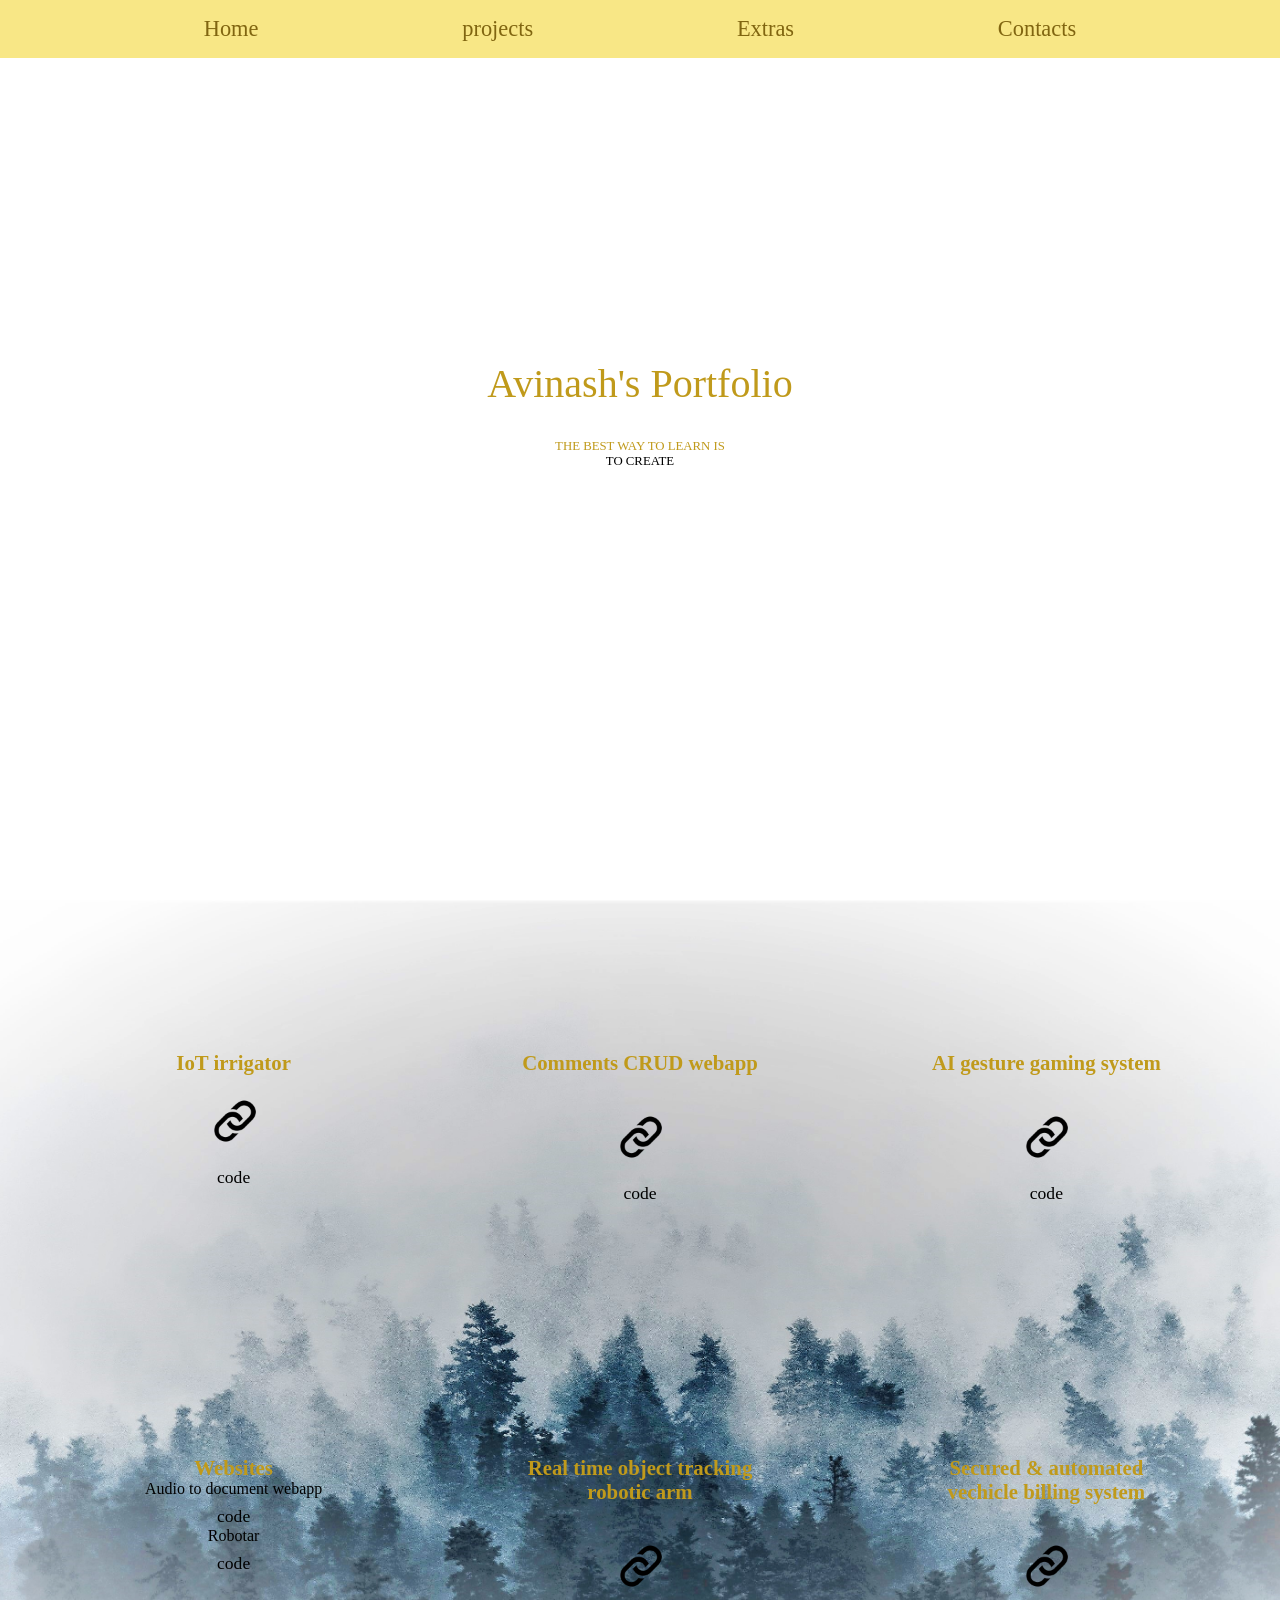
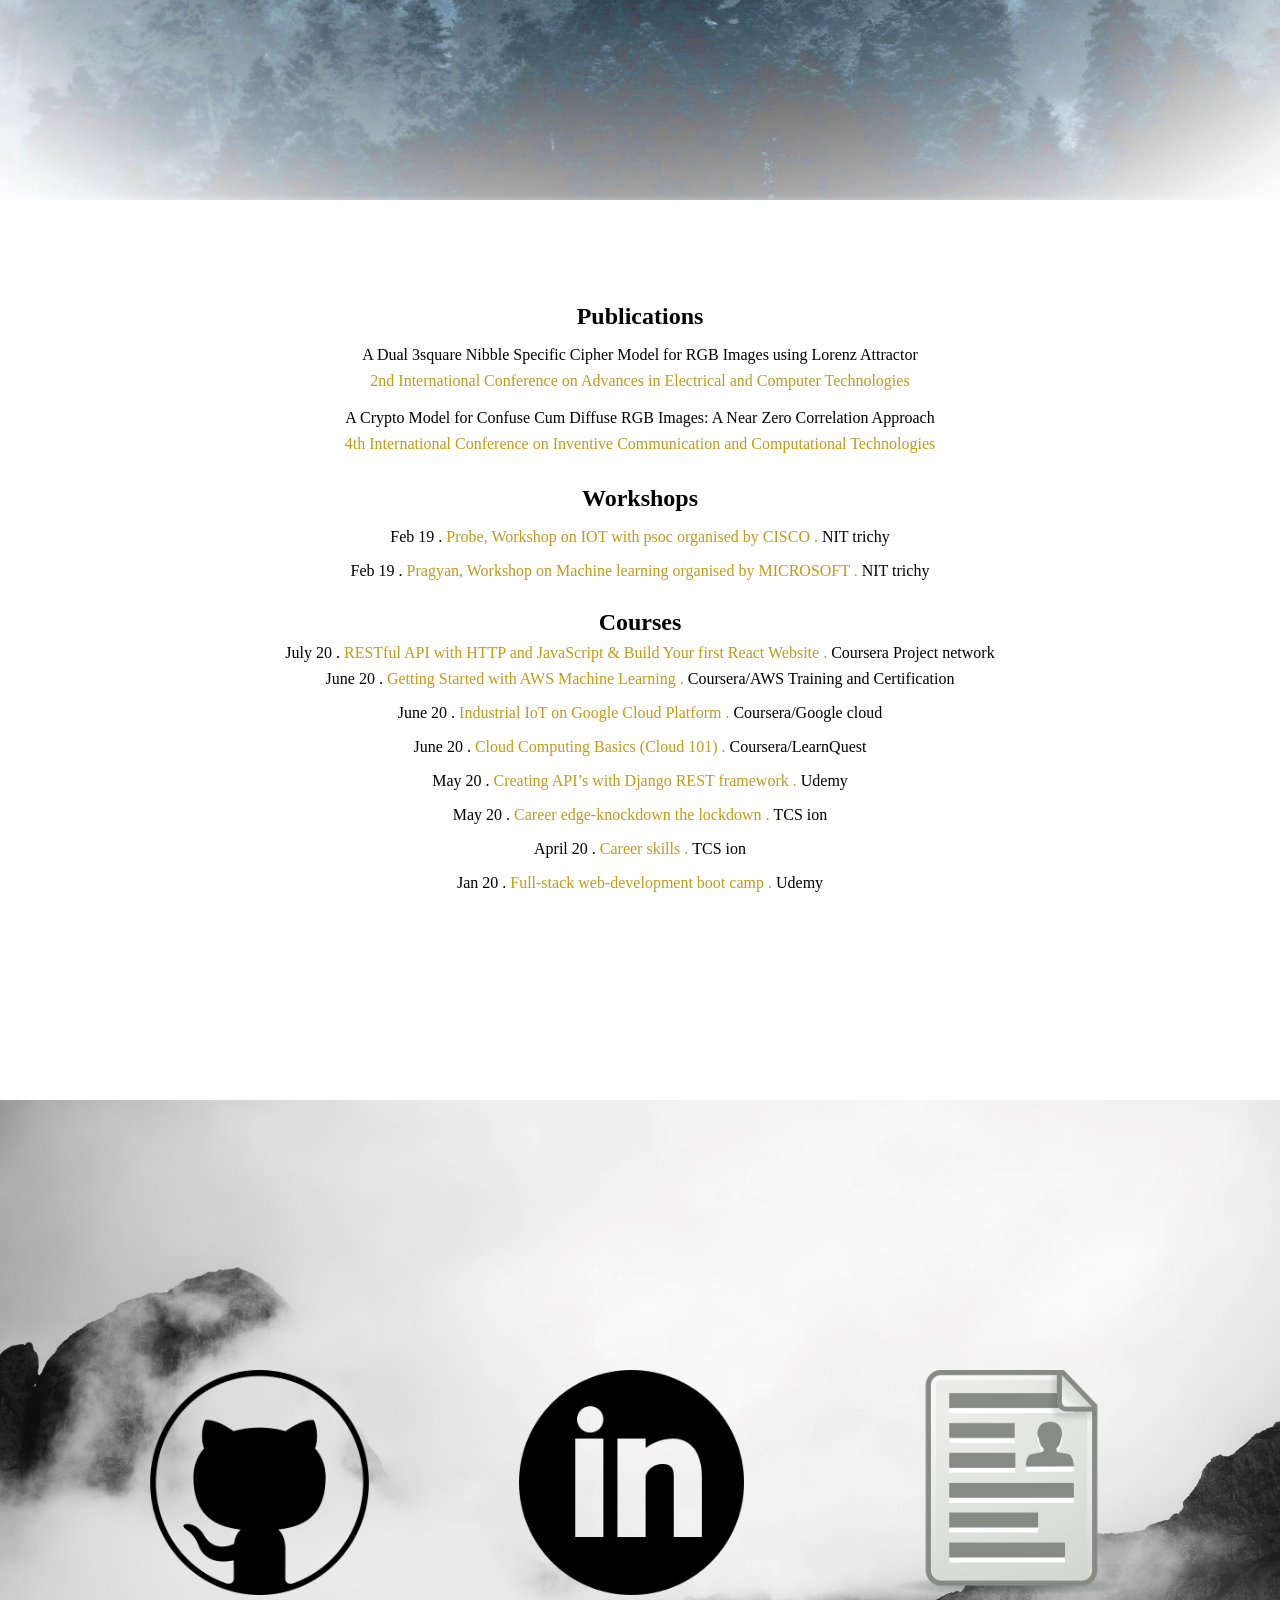
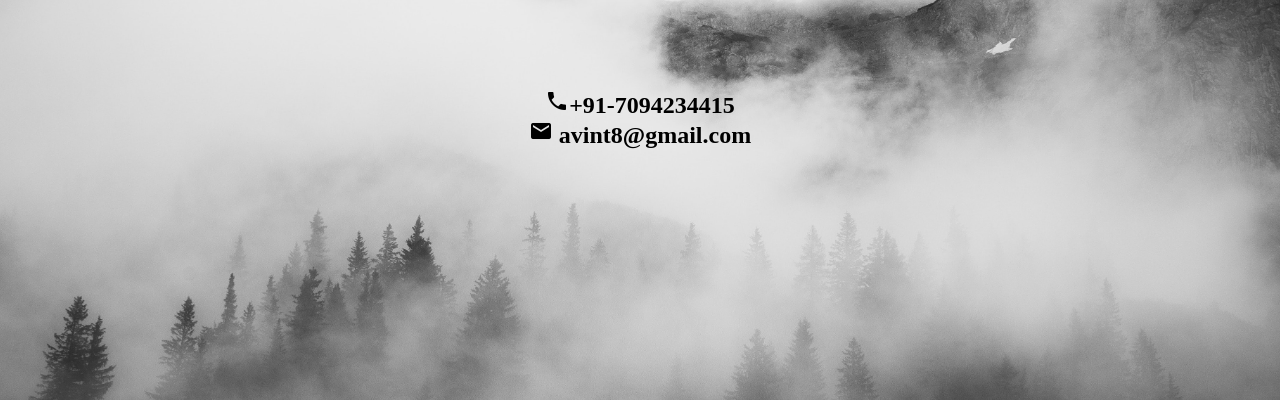
<file: old/index.html>
<!DOCTYPE html>
<html>
  <head>
    <link href="https://fonts.googleapis.com/icon?family=Material+Icons" rel="stylesheet">
    <title>Myportfolio</title>
    <link rel="stylesheet" href="styles.css" />
    <meta name="viewport" content="width=device-width, initial-scale=0.75">
    <script src="https://ajax.googleapis.com/ajax/libs/jquery/3.5.1/jquery.min.js"></script>
  </head>
  <body>
    <div class="pages" id="p1">
      <nav style="background-color: rgb(248, 231, 134);">
        <div class="navd"><a class="navs" href="#p1">Home</a></div>
        <div class="navd"><a class="navs" href="#p2">projects</a></div>
        <div class="navd"><a class="navs" href="#p3">Extras</a></div>
        <div class="navd"><a class="navs" href="#p4">Contacts</a></div>
      </nav>
      <div id="contents">
        <div id="cc">
          <p style="font-size: 2.5rem;">Avinash's Portfolio</p>
          <p style="font-size: 0.8rem; padding-top:2rem">THE BEST WAY TO LEARN IS<div style="color: black;font-size: 0.8rem;">TO CREATE</div></p>
        </div>
      </div>
    </div>
    <div class="pages" id="p2">
           <div id="projectcontainer">
            <div class="projects">
                <div style="margin: 1rem;text-align:center">
                    <h2>IoT irrigator</h2>
                    <a href="https://iotirrigator.herokuapp.com/" target="_blank" ><img style="width: 4rem;padding-top:1rem;" src="link.png">
                    </a>
                   
                    <p class="links" ><a href=" https://github.com/avint/Iot_Irrigator" class="codelinks">code</a></p>

                </div>
                
            </div>
            <div class="projects">
                <div style="margin: 1rem;text-align:center">
                    <h2>Comments CRUD webapp</h2>
                    <a href="https://mycru.herokuapp.com/" target="_blank" ><img style="width: 4rem;padding-top:2rem;" src="link.png">
                    </a>
                    <p  class="links" ><a href=" https://github.com/avint/CRUD" class="codelinks">code</a></p>
                </div>
                
            </div>
            <div class="projects">
                <div style="margin: 1rem;text-align:center">
                    <h2>AI gesture gaming system</h2>
                    <a href="https://prozone.herokuapp.com/" target="_blank" ><img style="width: 4rem;padding-top:2rem;" src="link.png">
                    </a>
                    <p class="links" ><a href="https://github.com/avint/Gesture-gaming-using-LSTM-and-CNN" target="_blank" class="codelinks">code</a></p>
                </div>
                
            </div>
            <div class="projects">
                <div style="margin: 1rem;text-align:center">
                    <h2>Websites</h2>
                    <ul>
                        <li><a href="https://audiotodoc.herokuapp.com/" target="_blank">Audio to document webapp</a></li>
                        <p class="links" ><a href="https://github.com/avint/audiotodoc-v2" target="_blank" class="codelinks">code</a></p>
                        <li><a href="https://avint.github.io/" target="_blank" >Robotar</a></li>
                        <p class="links" ><a href="https://github.com/avint/avint" target="_blank"class="codelinks" >code</a></p>
                    </ul>
                    
                </div>
                
            </div>
            <div class="projects">
                <div style="margin: 1rem;text-align:center">
                    <h2>Real time object tracking robotic arm</h2>
                    
                    <a href="https://drive.google.com/file/d/1-0mNoy3bfpTSHA51EWkiIl7M03xEoRBW/view" target="_blank" ><img style="width: 4rem;padding-top:2rem;" src="link.png">
                    </a>
                </div>
                
            </div>
            <div class="projects">
                <div style="margin: 1rem;text-align:center">
                    <h2>Secured & automated vechicle billing system</h2>
                    
                    <a href="https://github.com/avint/miniproject1" target="_blank" ><img style="width: 4rem;padding-top:2rem;" src="link.png">
                    </a>
                </div>
                
            </div>
        </div>
    </div>
    <div class="pages" id="p3">
        <div id="p3head">
            <h2></h2>
        </div>
        <div id="phead">
            <ul >
                <h2 style="margin-bottom: 1rem;margin-top:0.8rem;">Publications</h2>
                <li style="font-size:1rem;margin-bottom: 0.5rem;">A Dual 3square Nibble Specific Cipher Model for RGB Images using Lorenz Attractor</li>
                <p class="conference">2nd International Conference on Advances in Electrical and Computer Technologies</p>
                <li style="font-size: 1rem;margin-bottom: 0.5rem;">A Crypto Model for Confuse Cum Diffuse RGB Images: A Near Zero Correlation Approach</li>
                <p class="conference">4th International Conference on Inventive Communication and Computational Technologies</p>
            </ul>
            <div>
                <h2 style="margin-bottom: 1rem;margin-top:0.8rem;">Workshops</h2>
                <div style="margin-bottom: 1rem;">
                    <div style="display:inline;">Feb 19  .</div>
                    <div style="display:inline;color:rgb(192, 154, 27);";> Probe, Workshop on IOT with psoc organised by CISCO .</div>
                    <div style="display:inline;">  NIT trichy </div>
                </div>
                <div style="margin-bottom: 1rem;">
                    <div style="display:inline;">Feb 19  .</div>
                    <div style="display:inline;color:rgb(192, 154, 27);";> Pragyan, Workshop on Machine learning organised by MICROSOFT .</div>
                    <div style="display:inline;">  NIT trichy </div>
                </div>
            </div>
            <div>
                <h2 style="margin-bottom: 0.5rem;margin-top:0.8rem;">Courses</h2>
                <div style="margin-bottom: 0.5rem;">
                    <div style="display:inline;">July 20  .</div>
                    <div style="display:inline;color:rgb(192, 154, 27);";> RESTful API with HTTP and JavaScript & Build Your first React Website  .</div>
                    <div style="display:inline;">   Coursera Project network </div>
                </div>
                <div style="margin-bottom: 1rem;">
                    <div style="display:inline;">June 20  .</div>
                    <div style="display:inline;color:rgb(192, 154, 27);";> Getting Started with AWS Machine Learning  .</div>
                    <div style="display:inline;">  Coursera/AWS Training and Certification </div>
                </div>
                <div style="margin-bottom: 1rem;">
                    <div style="display:inline;">June 20  .</div>
                    <div style="display:inline;color:rgb(192, 154, 27);";> Industrial IoT on Google Cloud Platform  .</div>
                    <div style="display:inline;">  Coursera/Google cloud </div>
                </div>
                <div style="margin-bottom: 1rem;">
                    <div style="display:inline;">June 20  .</div>
                    <div style="display:inline;color:rgb(192, 154, 27);";> Cloud Computing Basics (Cloud 101)  .</div>
                    <div style="display:inline;">  Coursera/LearnQuest </div>
                </div>
                <div style="margin-bottom: 1rem;">
                    <div style="display:inline;">May 20  .</div>
                    <div style="display:inline;color:rgb(192, 154, 27);";> Creating API’s with Django REST framework  .</div>
                    <div style="display:inline;">  Udemy </div>
                </div>
                <div style="margin-bottom: 1rem;">
                    <div style="display:inline;">May 20  .</div>
                    <div style="display:inline;color:rgb(192, 154, 27);";> Career edge-knockdown the lockdown  .</div>
                    <div style="display:inline;">  TCS ion </div>
                </div>
                <div style="margin-bottom: 1rem;">
                    <div style="display:inline;">April 20  .</div>
                    <div style="display:inline;color:rgb(192, 154, 27);";> Career skills  .</div>
                    <div style="display:inline;">  TCS ion </div>
                </div>
                <div style="margin-bottom: 1rem;">
                    <div style="display:inline;">Jan 20  .</div>
                    <div style="display:inline;color:rgb(192, 154, 27);";> Full-stack web-development boot camp  .</div>
                    <div style="display:inline;">  Udemy </div>
                </div>
            </div>
        </div>

    </div>
    <div class="pages" id="p4">
        <div style="padding-top: 30vh;" id="conts">

            <a href="https://github.com/avint" target="_blank" ><img src="git.png"></a>
            <a href="https://www.linkedin.com/in/avint8" target="_blank"><img src="linkedin.png"></a>
            <a href="resume.pdf" download><img src="resume.png" target="_blank"></a>

        </div>
        <div id="ph">
            <h2><i class="material-icons">call</i>+91-7094234415</h2>
            <h2><i class="material-icons">email</i> avint8@gmail.com</h2>
        </div>

    </div>
  </body>
  <script src="scripts.js"></script>
</html>
</file>
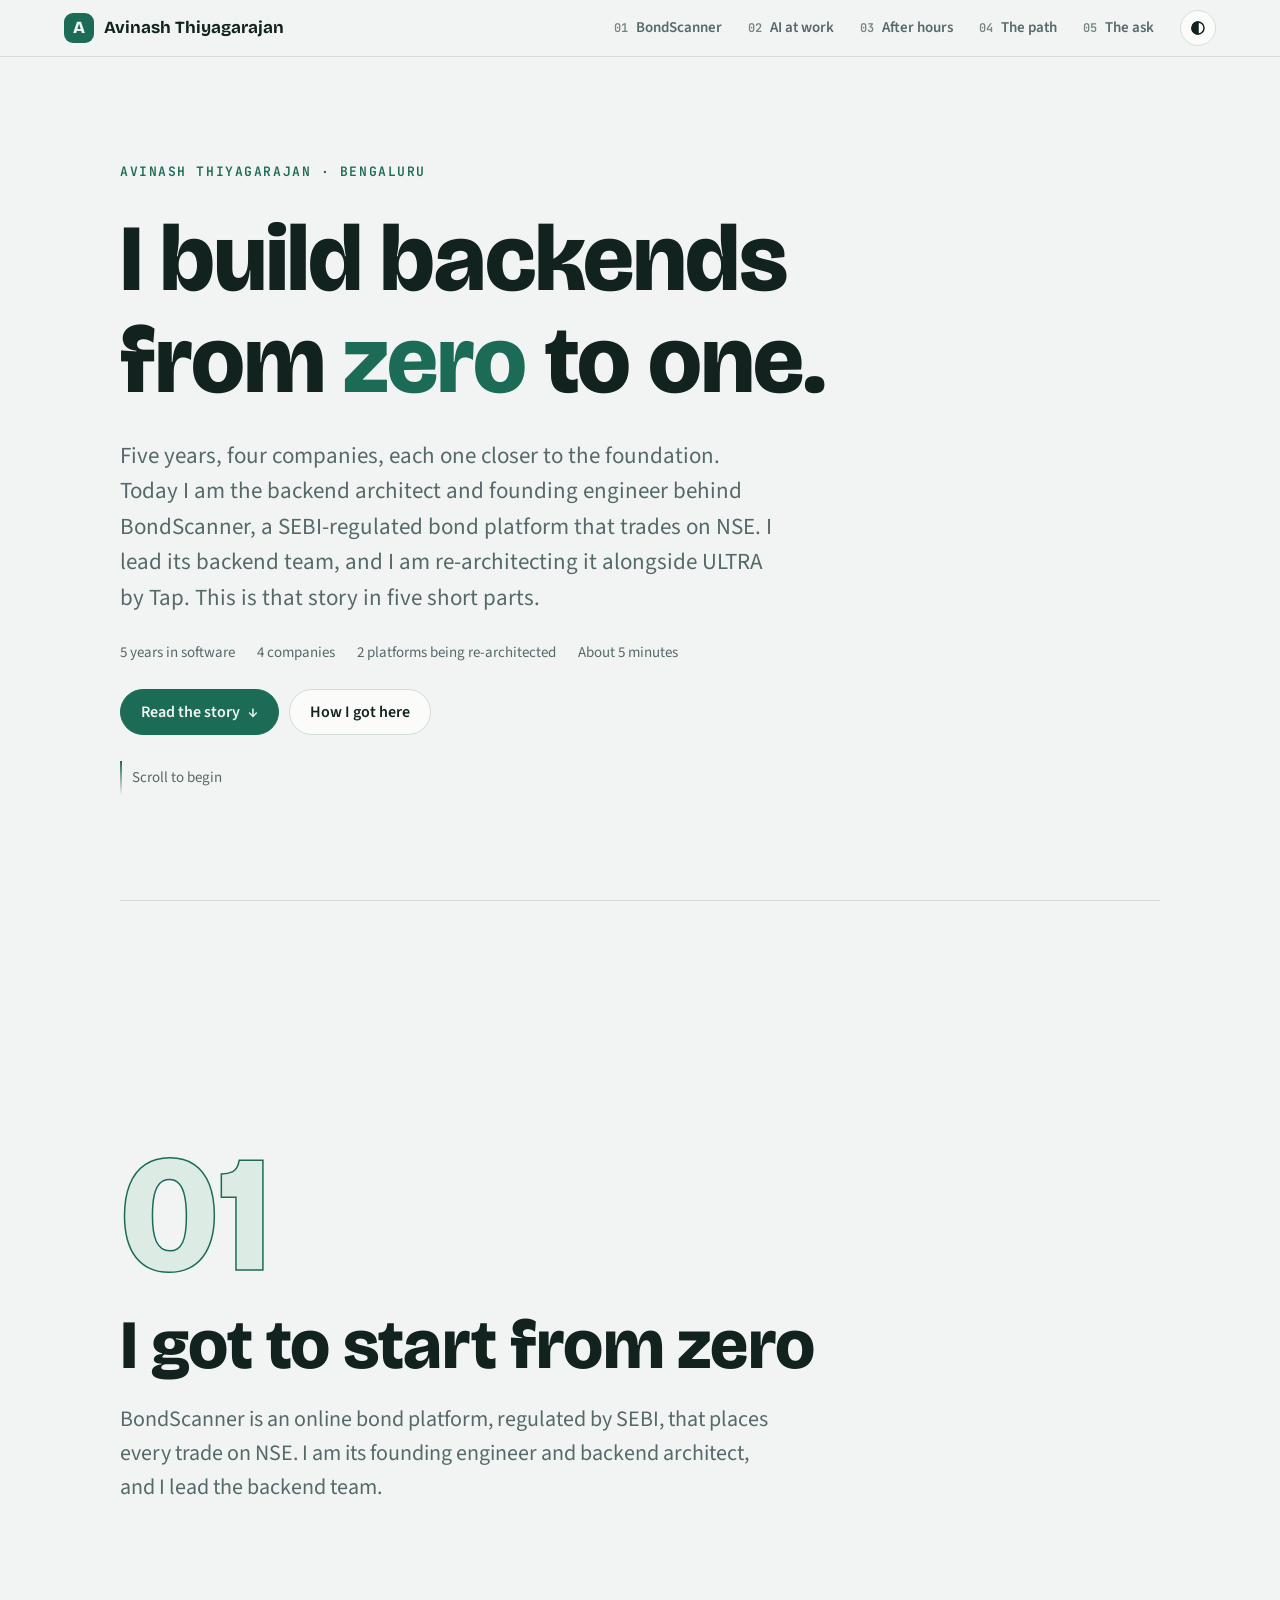
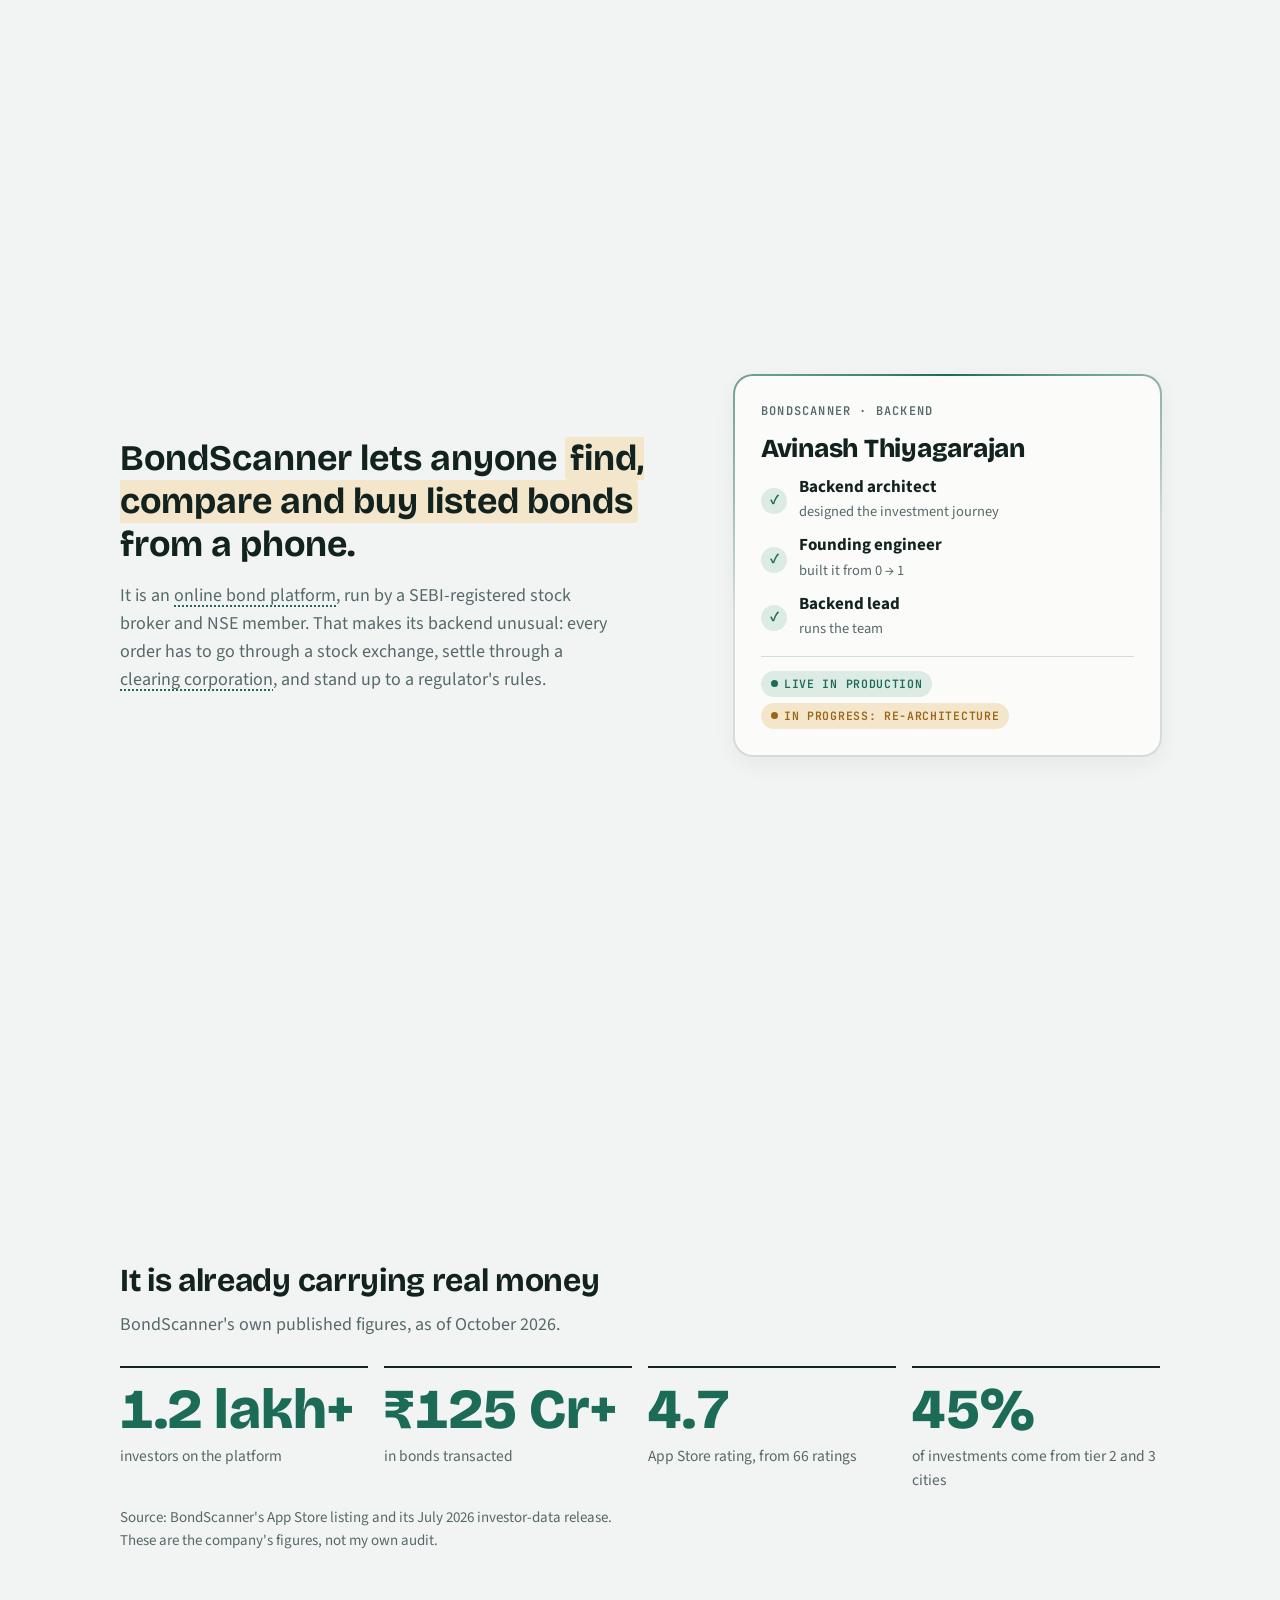
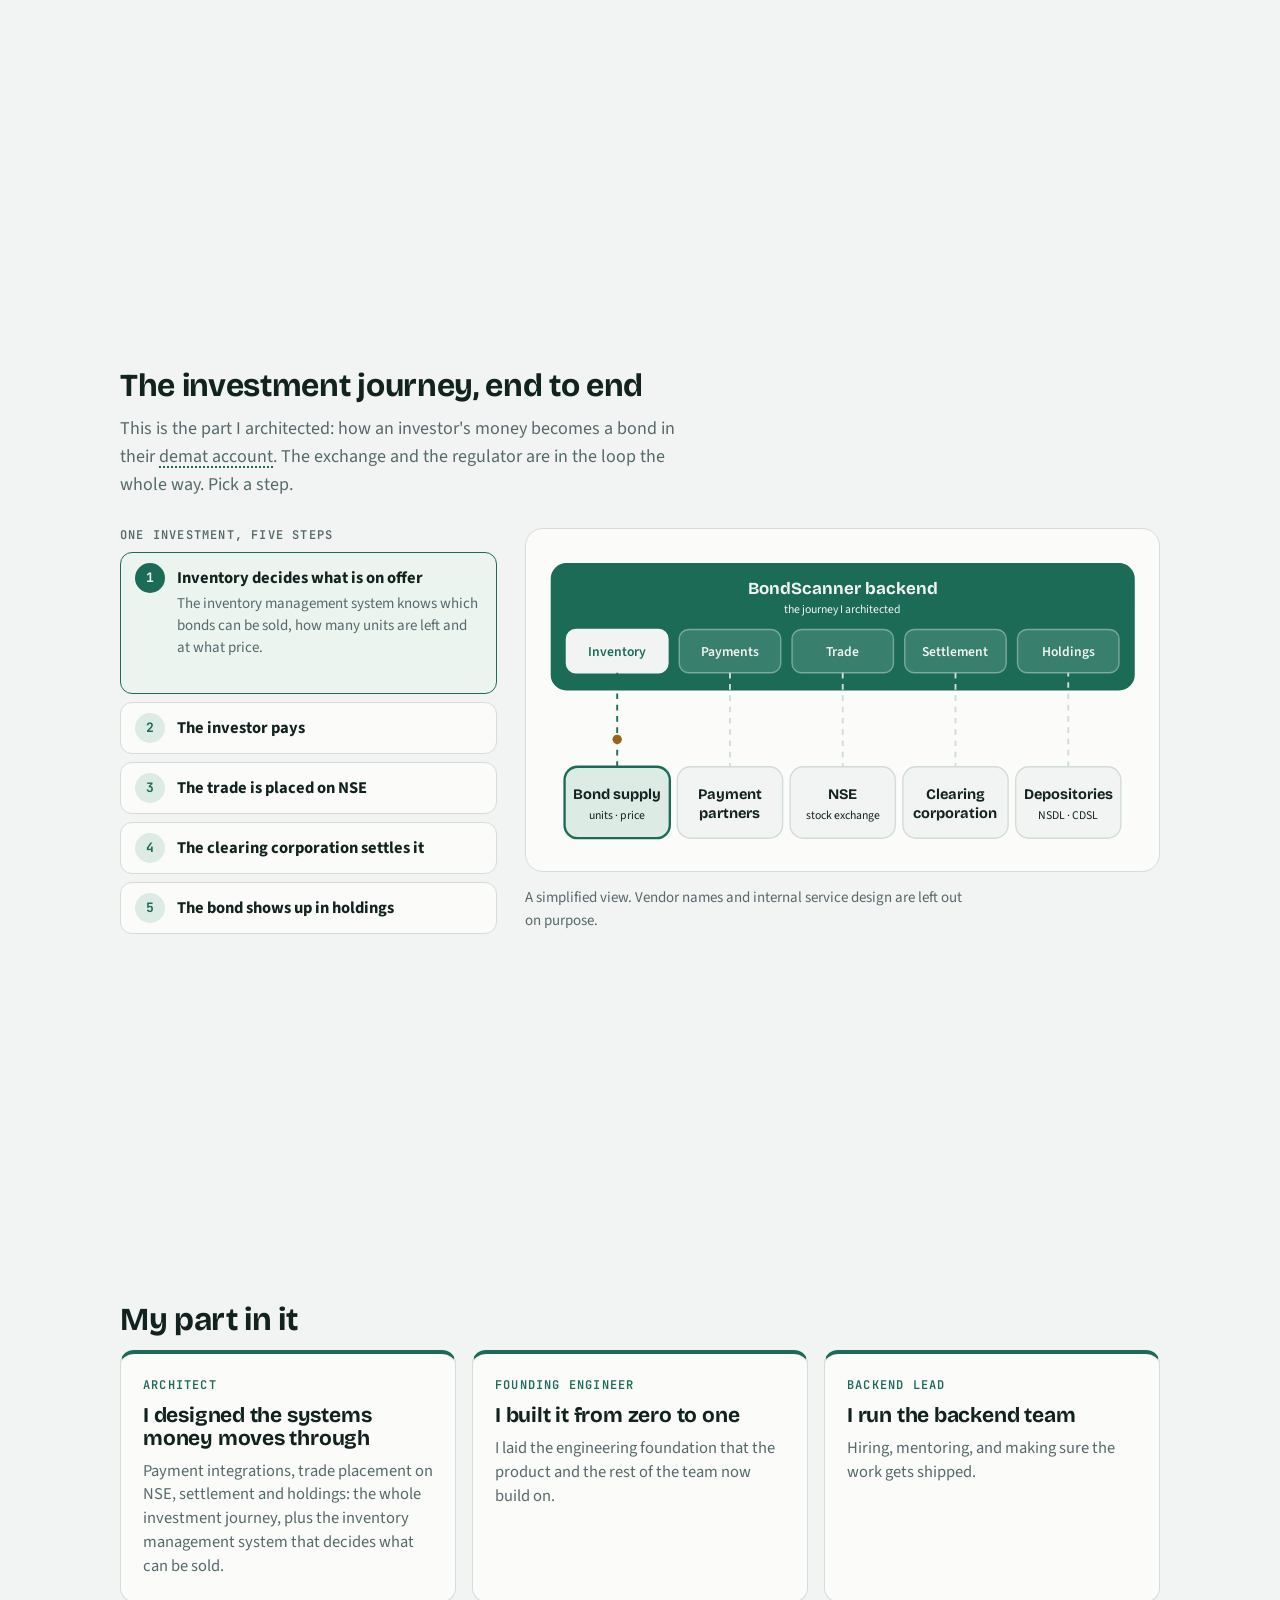
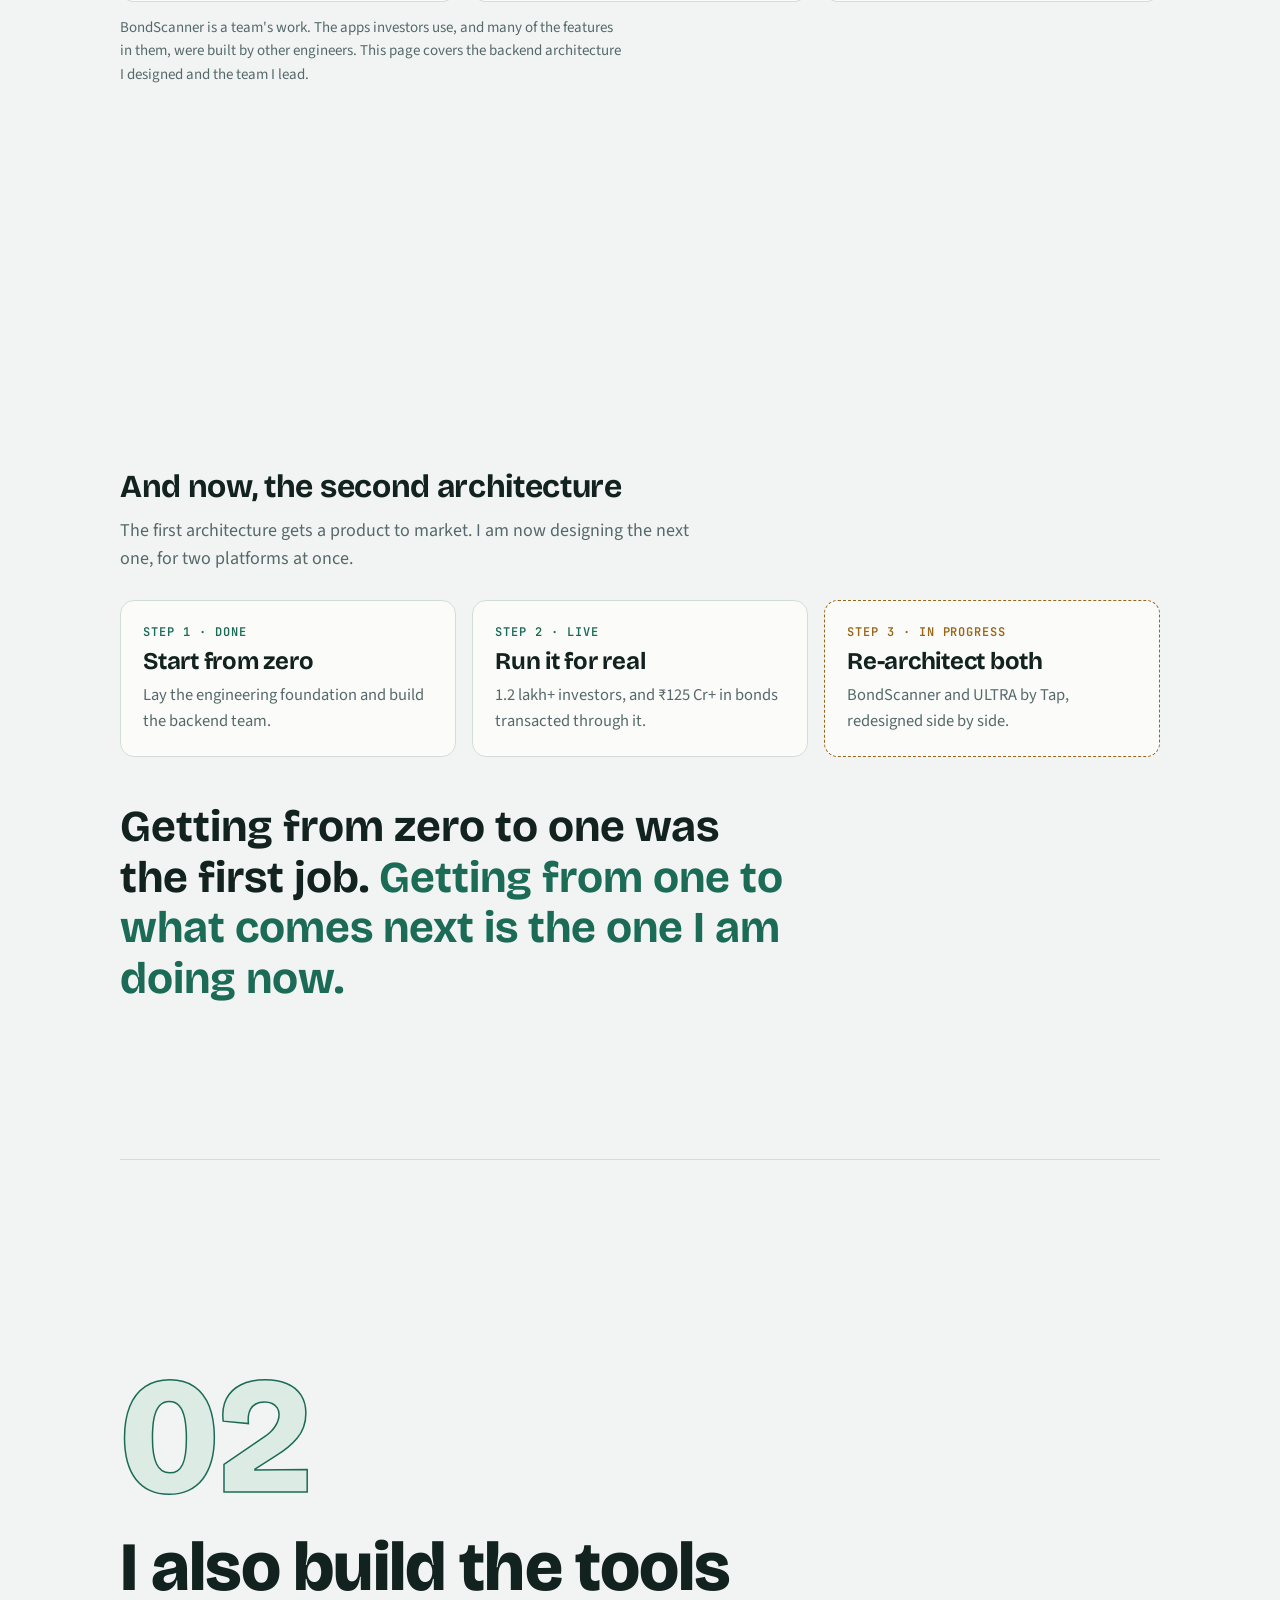
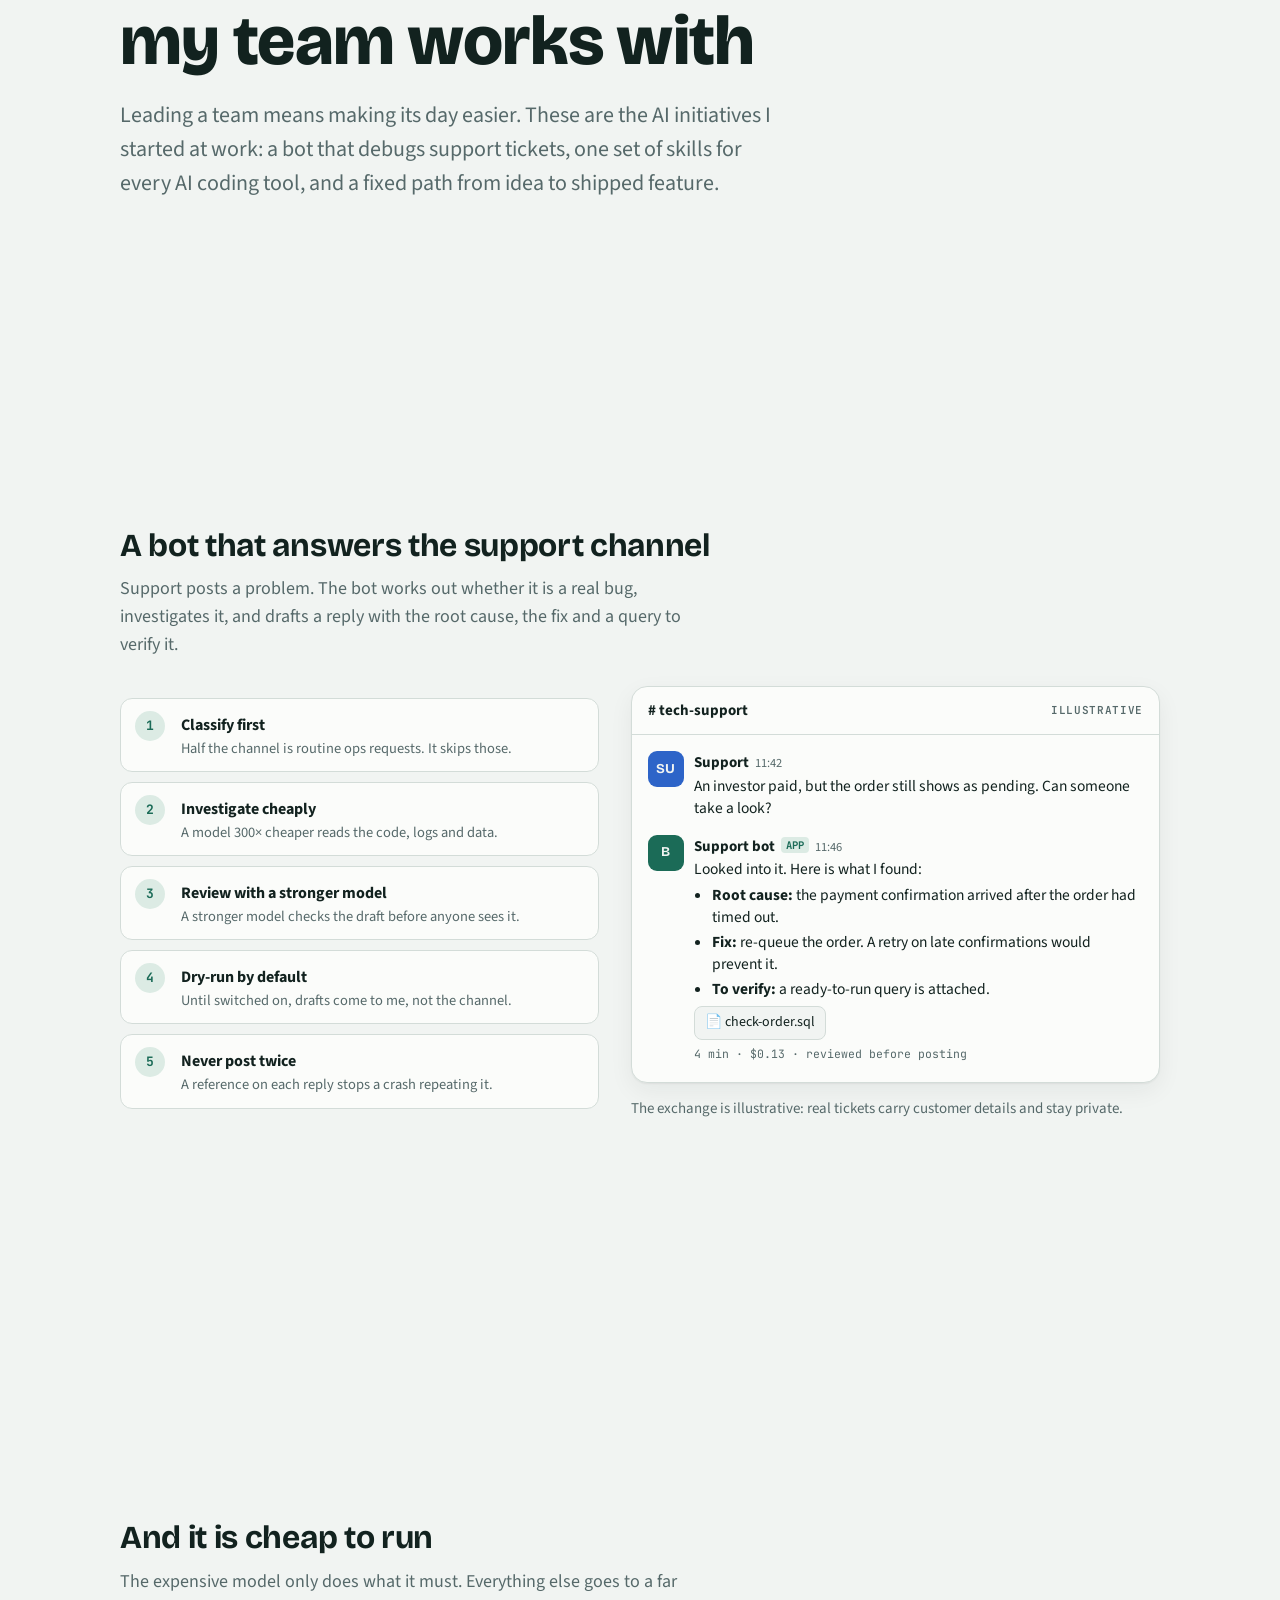
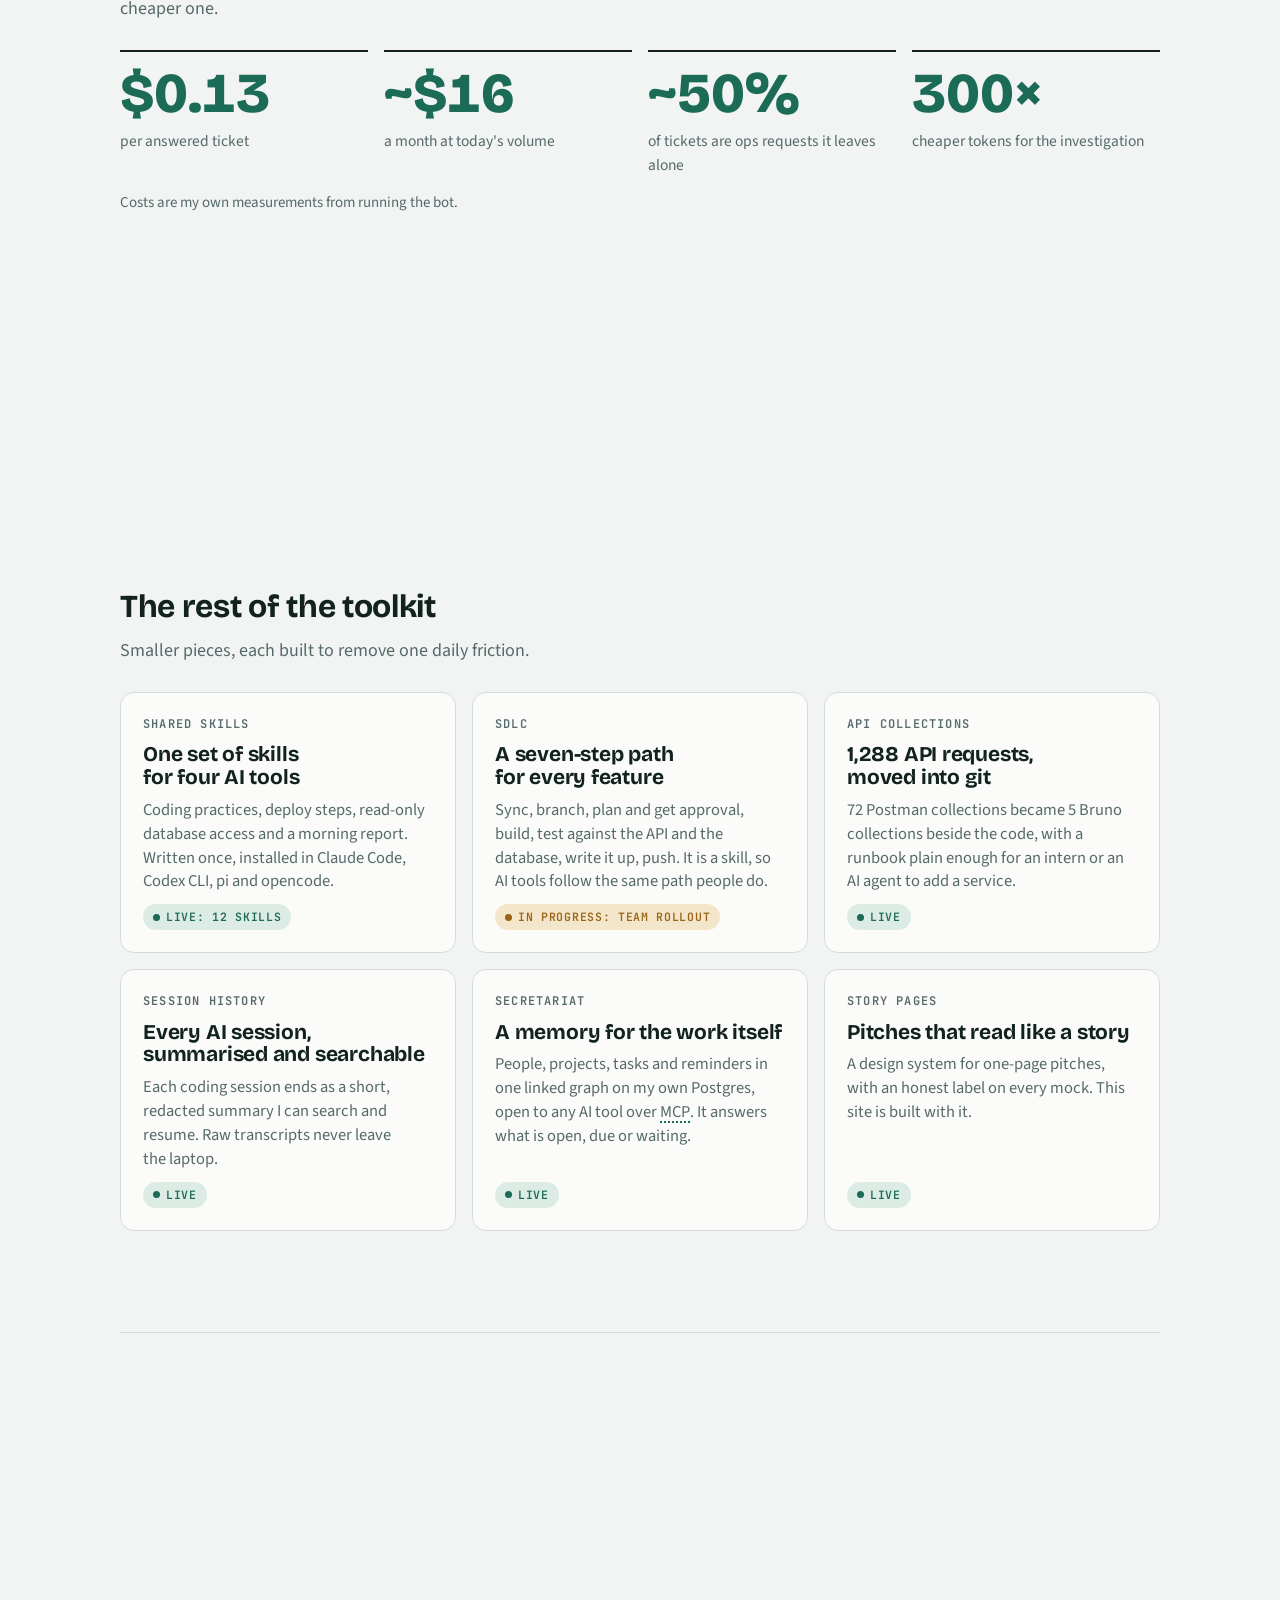
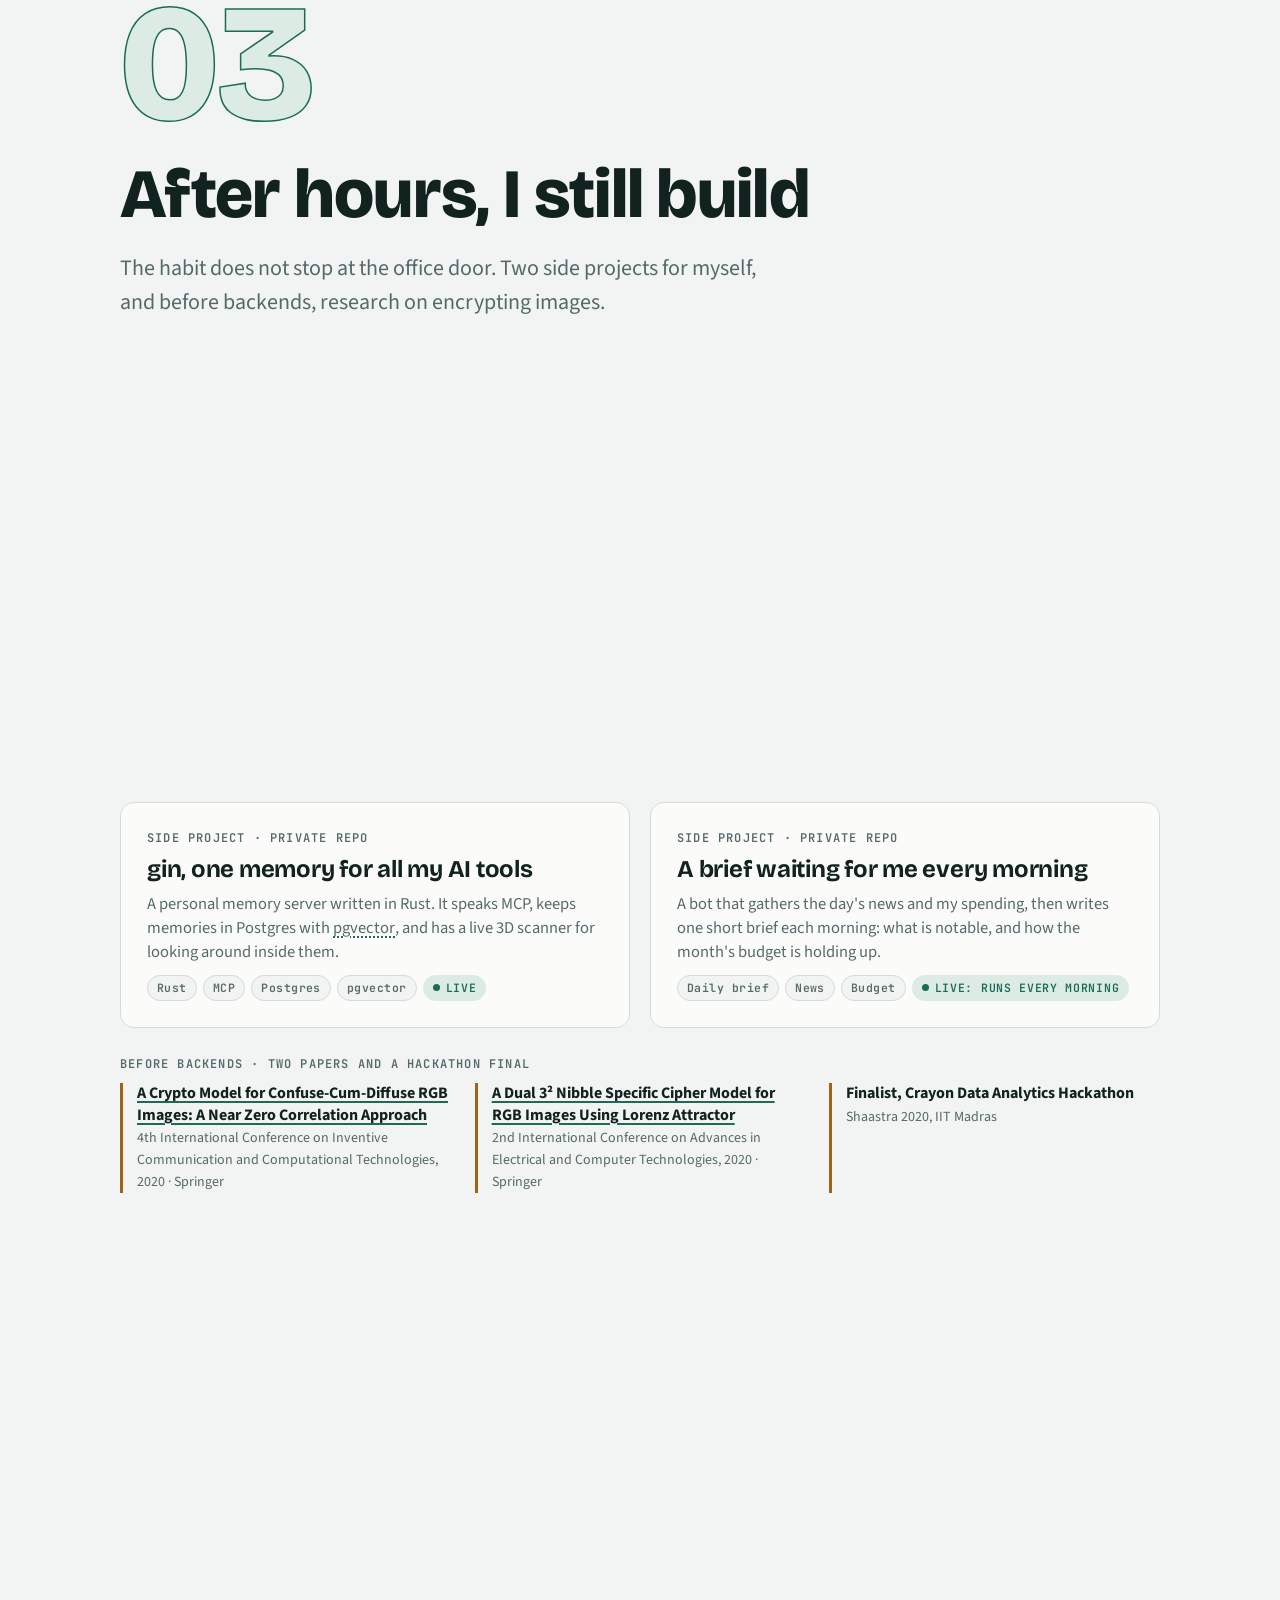
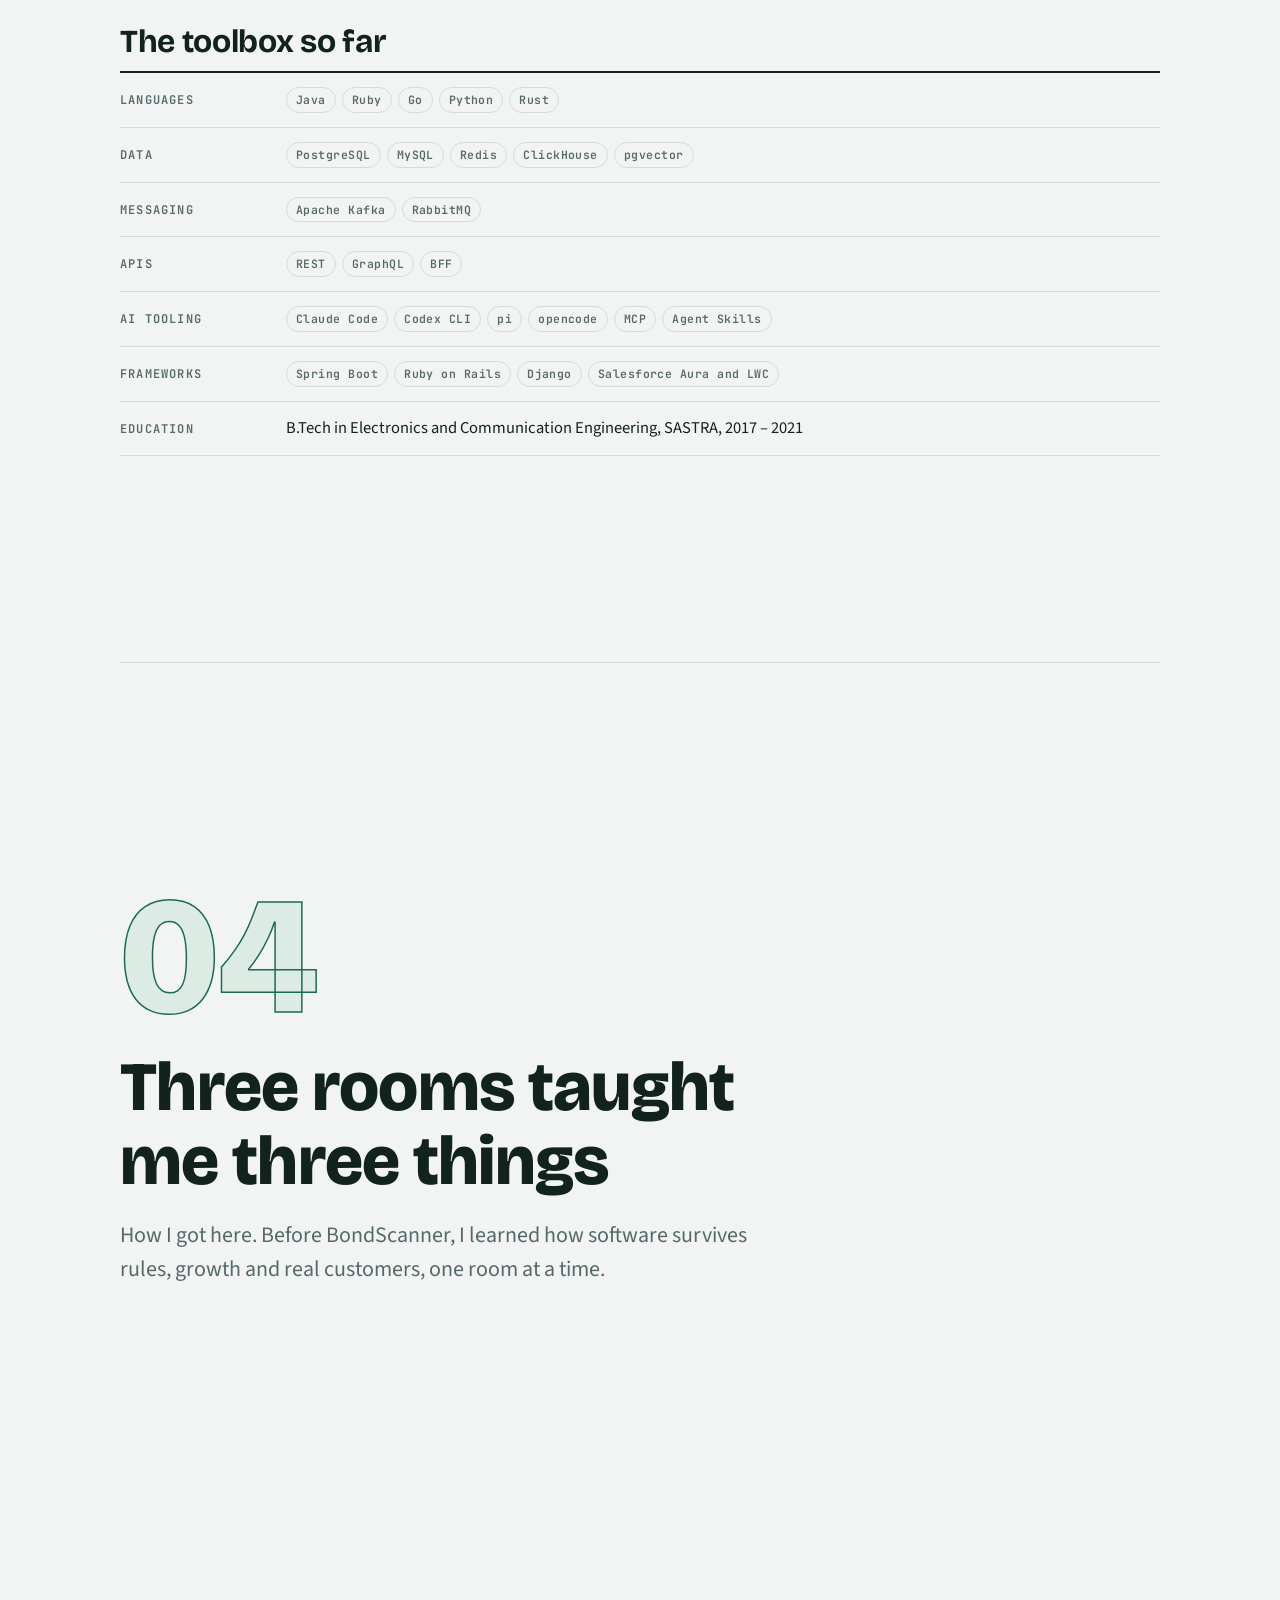
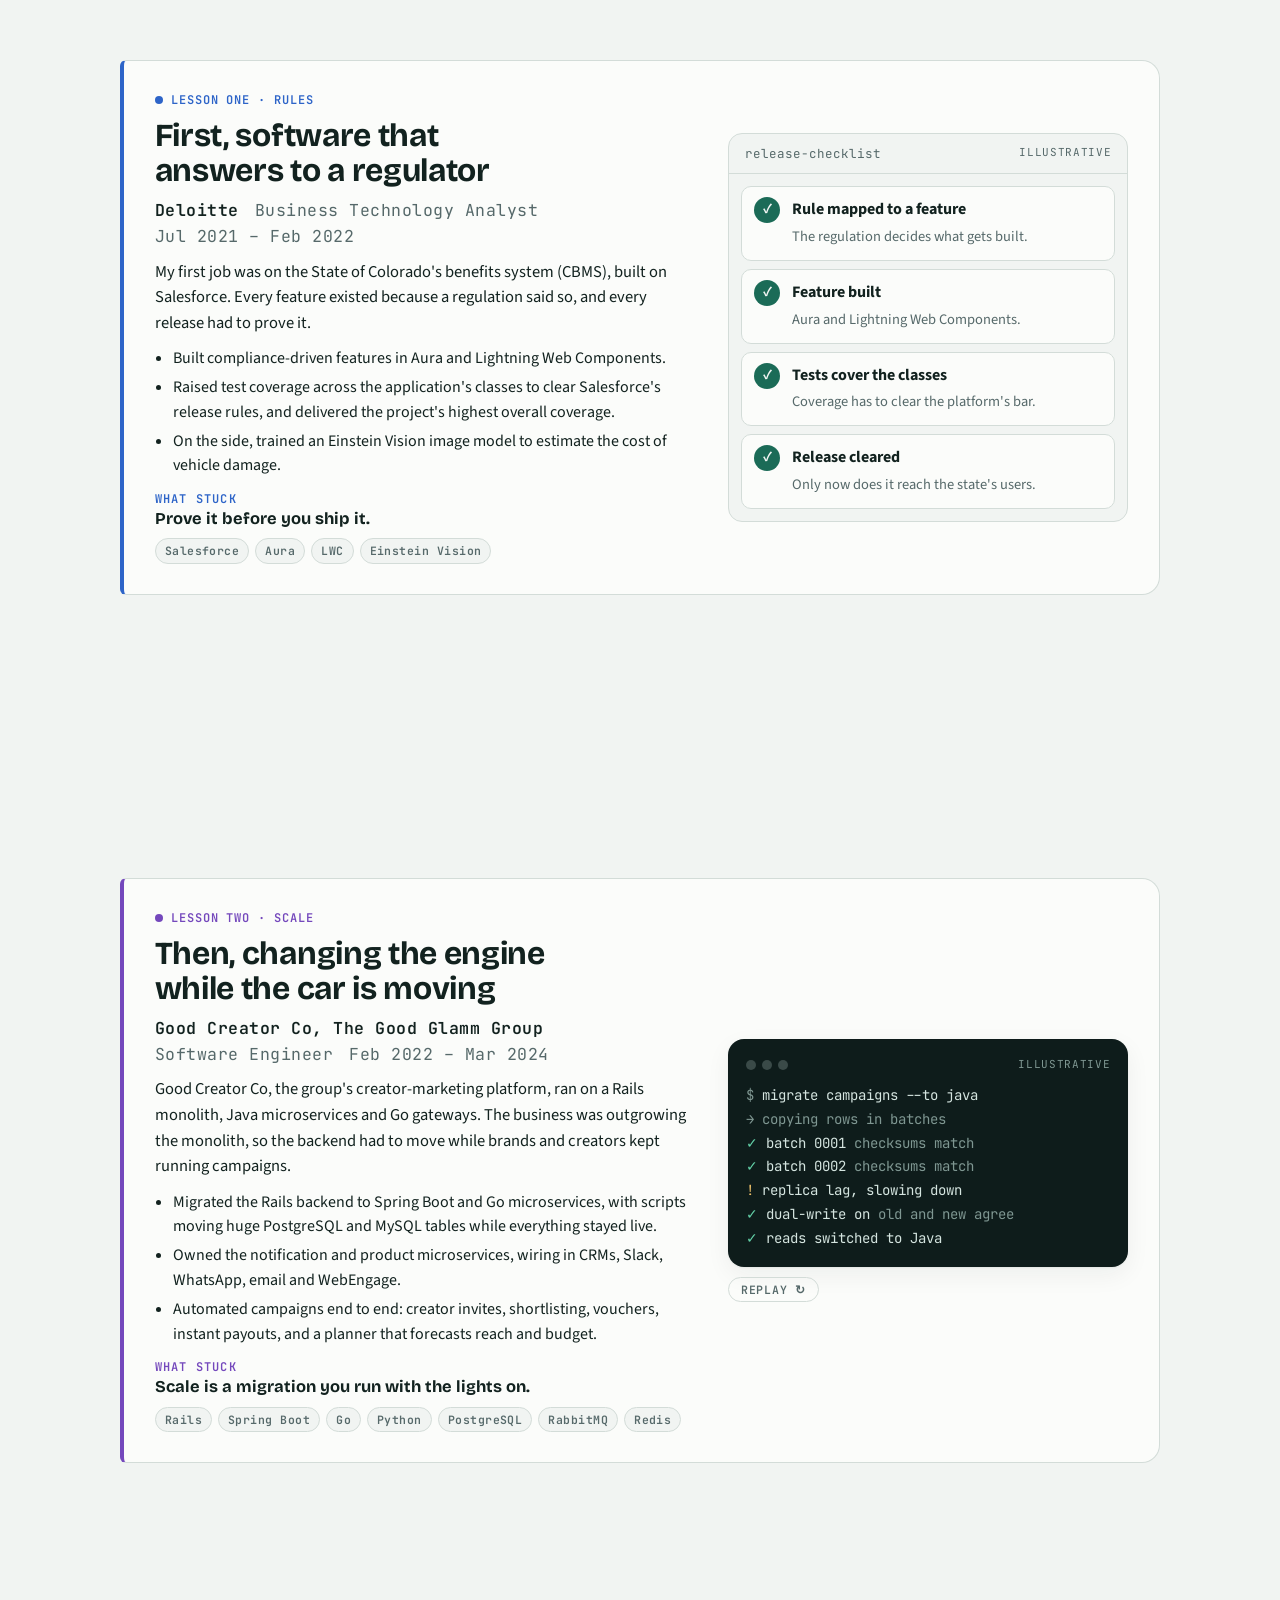
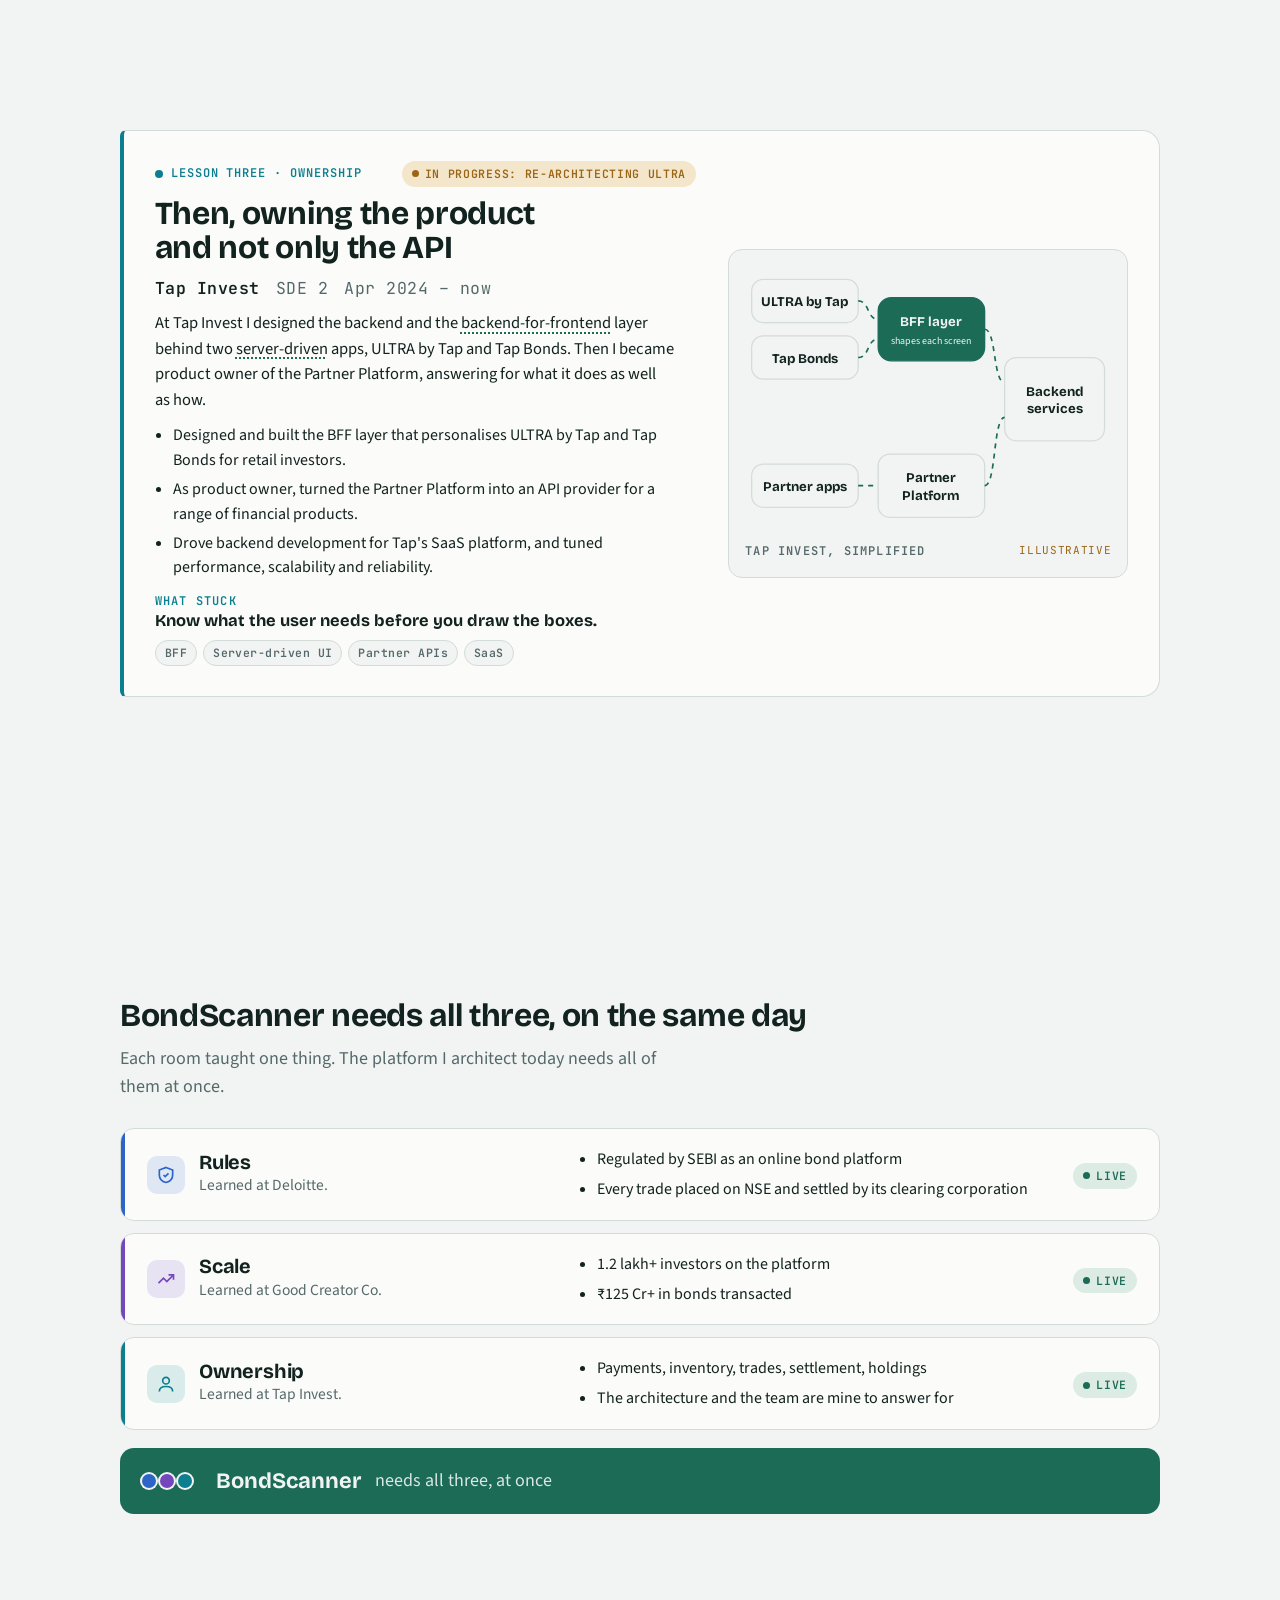
<file: public/styles/original/index.html>
<!doctype html>
<html lang="en">
<head>
<meta charset="utf-8">
<meta name="robots" content="noindex">
<meta name="viewport" content="width=device-width, initial-scale=1, viewport-fit=cover">
<title>Avinash Thiyagarajan · Founding Engineer and Backend Architect · Original story page</title>
<meta name="description" content="Avinash Thiyagarajan: founding engineer and backend architect in Bengaluru. Architected BondScanner, a SEBI-regulated bond platform that trades on NSE.">
<meta name="author" content="Avinash Thiyagarajan">
<meta name="keywords" content="Avinash Thiyagarajan, avint8, founding engineer, backend architect, backend lead, BondScanner, Tap Invest, ULTRA by Tap, online bond platform, OBPP, SEBI, NSE, fintech backend, system design, Bengaluru">
<link rel="canonical" href="https://avint8.com/">
<link rel="sitemap" type="application/xml" href="/sitemap.xml">
<link rel="alternate" type="text/markdown" href="/llms.txt" title="Plain-text summary for AI tools">
<link rel="me" href="https://www.linkedin.com/in/avint8">
<link rel="me" href="https://github.com/avint8">
<meta property="og:type" content="profile">
<meta property="og:site_name" content="Avinash Thiyagarajan">
<meta property="og:locale" content="en_IN">
<meta property="og:url" content="https://avint8.com/">
<meta property="og:title" content="Avinash Thiyagarajan · Founding Engineer and Backend Architect">
<meta property="og:description" content="I build backends from zero to one. Founding engineer and backend architect of BondScanner, a SEBI-regulated bond platform that trades on NSE.">
<meta property="og:image" content="https://avint8.com/og.png">
<meta property="og:image:width" content="1500">
<meta property="og:image:height" content="788">
<meta property="og:image:alt" content="Avinash Thiyagarajan: I build backends from zero to one.">
<meta property="profile:first_name" content="Avinash">
<meta property="profile:last_name" content="Thiyagarajan">
<meta property="profile:username" content="avint8">
<meta name="twitter:card" content="summary_large_image">
<meta name="twitter:title" content="Avinash Thiyagarajan · Founding Engineer and Backend Architect">
<meta name="twitter:description" content="I build backends from zero to one. Founding engineer and backend architect of BondScanner, a SEBI-regulated bond platform that trades on NSE.">
<meta name="twitter:image" content="https://avint8.com/og.png">
<meta name="theme-color" content="#F1F4F2" media="(prefers-color-scheme: light)">
<meta name="theme-color" content="#0C1716" media="(prefers-color-scheme: dark)">
<link rel="icon" href="favicon.svg" type="image/svg+xml">
<link rel="preconnect" href="https://fonts.googleapis.com">
<link rel="preconnect" href="https://fonts.gstatic.com" crossorigin>
<link rel="stylesheet" href="https://fonts.googleapis.com/css2?family=Bricolage+Grotesque:opsz,wght@12..96,500;12..96,700;12..96,800&family=Source+Sans+3:ital,wght@0,400;0,600;0,700;1,400&family=JetBrains+Mono:wght@400;600&display=swap">
<link rel="stylesheet" href="css/tokens.css">
<link rel="stylesheet" href="css/site.css">
<script>document.documentElement.classList.add('js');try{var t=localStorage.getItem('theme');if(t==='light'||t==='dark')document.documentElement.dataset.theme=t}catch(e){}</script>
<script type="application/ld+json">
{
  "@context": "https://schema.org",
  "@graph": [
    {
      "@type": "WebSite",
      "@id": "https://avint8.com/#website",
      "url": "https://avint8.com/",
      "name": "Avinash Thiyagarajan",
      "inLanguage": "en",
      "publisher": { "@id": "https://avint8.com/#person" }
    },
    {
      "@type": "ProfilePage",
      "@id": "https://avint8.com/#profile",
      "url": "https://avint8.com/",
      "name": "Avinash Thiyagarajan · Founding Engineer and Backend Architect",
      "isPartOf": { "@id": "https://avint8.com/#website" },
      "dateModified": "2026-10-11",
      "primaryImageOfPage": "https://avint8.com/og.png",
      "mainEntity": { "@id": "https://avint8.com/#person" }
    },
    {
      "@type": "Person",
      "@id": "https://avint8.com/#person",
      "name": "Avinash Thiyagarajan",
      "givenName": "Avinash",
      "familyName": "Thiyagarajan",
      "alternateName": "avint8",
      "url": "https://avint8.com/",
      "jobTitle": "Founding Engineer and Backend Lead",
      "description": "Founding engineer and backend architect. Architected the investment journey of BondScanner, a SEBI-regulated online bond platform that places trades on NSE: payment integrations, trade placement, settlement, holdings and inventory management. Leads the BondScanner backend team and is re-architecting BondScanner and ULTRA by Tap.",
      "worksFor": [
        { "@type": "Organization", "name": "BondScanner", "url": "https://bondscanner.com/" },
        { "@type": "Organization", "name": "Tap Invest", "url": "https://tapinvest.in/" }
      ],
      "alumniOf": [
        { "@type": "CollegeOrUniversity", "name": "SASTRA (Shanmugha Arts, Science, Technology and Research Academy)" },
        { "@type": "Organization", "name": "Good Creator Co (The Good Glamm Group)" },
        { "@type": "Organization", "name": "Deloitte" }
      ],
      "address": { "@type": "PostalAddress", "addressLocality": "Bengaluru", "addressRegion": "Karnataka", "addressCountry": "IN" },
      "knowsAbout": ["Backend architecture", "System design", "Fintech", "Online bond platforms (OBPP)", "SEBI-regulated systems", "NSE trade placement and settlement", "Payment integrations", "Inventory management systems", "Backend-for-frontend", "Java", "Spring Boot", "Go", "Ruby on Rails", "Python", "Rust", "PostgreSQL", "Redis", "RabbitMQ", "Apache Kafka", "Model Context Protocol", "AI developer tooling"],
      "sameAs": ["https://www.linkedin.com/in/avint8", "https://github.com/avint8"]
    }
  ]
}
</script>
</head>
<body>

<canvas id="net" aria-hidden="true"></canvas>
<div class="progress" aria-hidden="true"><i id="prog"></i></div>

<header class="topbar">
  <a class="brand" href="#top" aria-label="Avinash Thiyagarajan, back to top"><span class="dot">A</span><b>Avinash<span> Thiyagarajan</span></b></a>
  <nav class="chapters" id="toc" aria-label="Chapters">
    <a href="#ch1"><span class="n">01</span><span class="l">BondScanner</span></a>
    <a href="#ch2"><span class="n">02</span><span class="l">AI at work</span></a>
    <a href="#ch3"><span class="n">03</span><span class="l">After hours</span></a>
    <a href="#ch4"><span class="n">04</span><span class="l">The path</span></a>
    <a href="#ch5"><span class="n">05</span><span class="l">The ask</span></a>
  </nav>
  <button class="theme-btn" id="themeBtn" type="button" aria-label="Switch between light and dark">
    <svg viewBox="0 0 24 24" fill="none" stroke="currentColor" stroke-width="2" aria-hidden="true"><circle cx="12" cy="12" r="8"/><path d="M12 4a8 8 0 0 0 0 16z" fill="currentColor"/></svg>
  </button>
</header>

<main>

<!-- ============ HERO ============ -->
<header class="hero" id="top">
  <div class="col hero-in">
    <p class="eyebrow">Avinash Thiyagarajan · Bengaluru</p>
    <h1><span class="w" style="--i:0">I</span> <span class="w" style="--i:1">build</span> <span class="w" style="--i:2">backends</span> <span class="w" style="--i:3">from</span> <span class="w" style="--i:4"><em>zero</em></span> <span class="w" style="--i:5">to</span> <span class="w" style="--i:6">one.</span></h1>
    <p class="lede">Five years, four companies, each one closer to the foundation. Today I am the backend architect and founding engineer behind BondScanner, a SEBI-regulated bond platform that trades on NSE. I lead its backend team, and I am re-architecting it alongside ULTRA by Tap. <span class="wide">This is that story in five short parts.</span></p>
    <div class="hero-meta"><span>5 years in software</span><span>4 companies</span><span>2 platforms being re-architected</span><span>About 5 minutes</span></div>
    <div class="cta-row">
      <a class="btn primary" href="#ch1">Read the story <span aria-hidden="true">↓</span></a>
      <a class="btn" href="#ch4">How I got here</a>
    </div>
    <div class="scroll-cue"><i></i>Scroll to begin</div>
  </div>
</header>

<div class="col">

<!-- ============ 01 BONDSCANNER ============ -->
<section class="chapter" id="ch1">
  <div class="ch-head"><span class="ch-num">01</span><h2 class="rv">I got to start from zero</h2><p class="rv">BondScanner is an online bond platform, regulated by SEBI, that places every trade on NSE. I am its founding engineer and backend architect, and I lead the backend team.</p></div>

  <div class="sub" id="bs-what">
    <div class="split">
      <div class="rv">
        <p class="big-def">BondScanner lets anyone <mark>find, compare and buy listed bonds</mark> from a phone.</p>
        <p class="def-note">It is an <span class="nb"><button class="term-btn" type="button" popovertarget="g-obpp" style="anchor-name:--g-obpp">online bond platform</button>,</span><span class="gloss" popover id="g-obpp" style="position-anchor:--g-obpp"><b>Online Bond Platform Provider (OBPP)</b>SEBI's category for platforms that sell listed bonds online. Each one has to be run by a registered stock broker.</span> run by a SEBI-registered stock broker and NSE member. That makes its backend unusual: every order has to go through a stock exchange, settle through a <span class="nb"><button class="term-btn" type="button" popovertarget="g-clr" style="anchor-name:--g-clr">clearing corporation</button>,</span><span class="gloss" popover id="g-clr" style="position-anchor:--g-clr"><b>Clearing corporation</b>The exchange's settlement arm. It stands between buyer and seller, so money and bonds change hands safely.</span> and stand up to a regulator's rules.</p>
      </div>
      <div class="split-b">
      <div class="idcard rv" aria-label="My role at BondScanner">
        <span class="lbl">BondScanner · backend</span>
        <h4>Avinash Thiyagarajan</h4>
        <ul class="roles">
          <li><i>✓</i><div><b>Backend architect</b><span>designed the investment journey</span></div></li>
          <li><i>✓</i><div><b>Founding engineer</b><span>built it from 0 → 1</span></div></li>
          <li><i>✓</i><div><b>Backend lead</b><span>runs the team</span></div></li>
        </ul>
        <p class="id-foot"><span class="pill live">Live in production</span><span class="pill plan">In progress: re-architecture</span></p>
      </div>
      </div>
    </div>
  </div>

  <div class="sub" id="bs-numbers">
    <h3 class="rv">It is already carrying real money</h3>
    <p class="sub-lede rv">BondScanner's own published figures, as of October 2026.</p>
    <div class="stats io">
      <div class="stat"><b><span data-count="1.2" data-dec="1">1.2</span> lakh+</b><span>investors on the platform</span></div>
      <div class="stat"><b>₹<span data-count="125">125</span> Cr+</b><span>in bonds transacted</span></div>
      <div class="stat"><b><span data-count="4.7" data-dec="1">4.7</span></b><span>App Store rating, from 66 ratings</span></div>
      <div class="stat"><b><span data-count="45">45</span>%</b><span>of investments come from tier 2 and 3 cities</span></div>
    </div>
    <p class="note-line">Source: BondScanner's App Store listing and its July 2026 investor-data release. These are the company's figures, not my own audit.</p>
  </div>

  <div class="sub" id="bs-journey">
    <h3 class="rv">The investment journey, end to end</h3>
    <p class="sub-lede rv">This is the part I architected: how an investor's money becomes a bond in their <span class="nb"><button class="term-btn" type="button" popovertarget="g-demat" style="anchor-name:--g-demat">demat account</button>.</span><span class="gloss" popover id="g-demat" style="position-anchor:--g-demat"><b>Demat account</b>An account that holds securities such as bonds in electronic form, with a depository like NSDL or CDSL.</span> <span class="wide">The exchange and the regulator are in the loop the whole way.</span> Pick a step.</p>
    <div class="flowdemo io" id="flowdemo">
      <fieldset class="flow-steps">
        <legend class="lbl">One investment, five steps</legend>
        <label class="st"><input type="radio" name="st" id="st1" checked><span class="num">1</span><span class="tx"><b>Inventory decides what is on offer</b><span class="more"><span>The inventory management system knows which bonds can be sold, how many units are left and at what price.</span></span></span></label>
        <label class="st"><input type="radio" name="st" id="st2"><span class="num">2</span><span class="tx"><b>The investor pays</b><span class="more"><span>Payment integrations take the money and confirm it to the backend.</span></span></span></label>
        <label class="st"><input type="radio" name="st" id="st3"><span class="num">3</span><span class="tx"><b>The trade is placed on NSE</b><span class="more"><span>The backend places the trade on the National Stock Exchange. SEBI requires every order on an online bond platform to go through an exchange.</span></span></span></label>
        <label class="st"><input type="radio" name="st" id="st4"><span class="num">4</span><span class="tx"><b>The clearing corporation settles it</b><span class="more"><span>Money moves one way and bonds the other through the exchange's clearing corporation. BondScanner never holds investor funds.</span></span></span></label>
        <label class="st"><input type="radio" name="st" id="st5"><span class="num">5</span><span class="tx"><b>The bond shows up in holdings</b><span class="more"><span>The bond lands in the investor's demat account, and the backend keeps their holdings in step with it.</span></span></span></label>
      </fieldset>
      <div class="flow-stage">
        <div class="arch">
          <svg class="flow-wide" viewBox="0 0 640 330" role="img" aria-label="Simplified diagram of the investment journey inside the BondScanner backend: inventory, payments, trade, settlement and holdings, each connected to an outside party: bond supply, payment partners, NSE, the clearing corporation and the depositories.">
            <defs>
              <path id="e-inv" d="M80 236 V136"/>
              <path id="e-pay" d="M200 136 V236"/>
              <path id="e-nse" d="M320 136 V236"/>
              <path id="e-clr" d="M440 136 V236"/>
              <path id="e-dep" d="M560 236 V136"/>
            </defs>

            <rect class="box hl" x="10" y="20" width="620" height="134" rx="16"/>
            <text class="t inv h" x="320" y="52" text-anchor="middle">BondScanner backend</text><text class="inv s" x="320" y="72" text-anchor="middle">the journey I architected</text>
            <g class="mod" data-s="1"><rect x="26" y="90" width="108" height="46" rx="10"/><text x="80" y="118" text-anchor="middle">Inventory</text></g>
            <g class="mod" data-s="2"><rect x="146" y="90" width="108" height="46" rx="10"/><text x="200" y="118" text-anchor="middle">Payments</text></g>
            <g class="mod" data-s="3"><rect x="266" y="90" width="108" height="46" rx="10"/><text x="320" y="118" text-anchor="middle">Trade</text></g>
            <g class="mod" data-s="4"><rect x="386" y="90" width="108" height="46" rx="10"/><text x="440" y="118" text-anchor="middle">Settlement</text></g>
            <g class="mod" data-s="5"><rect x="506" y="90" width="108" height="46" rx="10"/><text x="560" y="118" text-anchor="middle">Holdings</text></g>
            

            <g class="node" data-s="1"><rect class="box" x="24" y="236" width="112" height="76" rx="14"/><text class="t" x="80" y="270" text-anchor="middle">Bond supply</text><text class="s" x="80" y="292" text-anchor="middle">units · price</text></g>
            <g class="node" data-s="2"><rect class="box" x="144" y="236" width="112" height="76" rx="14"/><text class="t" x="200" y="270" text-anchor="middle">Payment</text><text class="t" x="200" y="290" text-anchor="middle">partners</text></g>
            <g class="node" data-s="3"><rect class="box" x="264" y="236" width="112" height="76" rx="14"/><text class="t" x="320" y="270" text-anchor="middle">NSE</text><text class="s" x="320" y="292" text-anchor="middle">stock exchange</text></g>
            <g class="node" data-s="4"><rect class="box" x="384" y="236" width="112" height="76" rx="14"/><text class="t" x="440" y="270" text-anchor="middle">Clearing</text><text class="t" x="440" y="290" text-anchor="middle">corporation</text></g>
            <g class="node" data-s="5"><rect class="box" x="504" y="236" width="112" height="76" rx="14"/><text class="t" x="560" y="270" text-anchor="middle">Depositories</text><text class="s" x="560" y="292" text-anchor="middle">NSDL · CDSL</text></g>

            <use class="edge" href="#e-inv" data-s="1"/>
            <use class="edge" href="#e-pay" data-s="2"/>
            <use class="edge" href="#e-nse" data-s="3"/>
            <use class="edge" href="#e-clr" data-s="4"/>
            <use class="edge" href="#e-dep" data-s="5"/>

            <circle class="pkt" r="5" data-s="1"><animateMotion dur="1.2s" repeatCount="indefinite"><mpath href="#e-inv"/></animateMotion></circle>
            <circle class="pkt" r="5" data-s="2"><animateMotion dur="1.2s" repeatCount="indefinite"><mpath href="#e-pay"/></animateMotion></circle>
            <circle class="pkt" r="5" data-s="3"><animateMotion dur="1.2s" repeatCount="indefinite"><mpath href="#e-nse"/></animateMotion></circle>
            <circle class="pkt" r="5" data-s="4"><animateMotion dur="1.2s" repeatCount="indefinite"><mpath href="#e-clr"/></animateMotion></circle>
            <circle class="pkt" r="5" data-s="5"><animateMotion dur="1.2s" repeatCount="indefinite"><mpath href="#e-dep"/></animateMotion></circle>
          </svg>
          <svg class="flow-tall" viewBox="0 0 340 292" role="img" aria-label="Simplified diagram of the investment journey inside the BondScanner backend: inventory, payments, trade, settlement and holdings, each connected to an outside party: bond supply, payment partners, NSE, the clearing corporation and the depositories.">
            <defs>
              <path id="t-inv" d="M178 75 H138"/>
              <path id="t-pay" d="M138 121 H178"/>
              <path id="t-nse" d="M138 167 H178"/>
              <path id="t-clr" d="M138 213 H178"/>
              <path id="t-dep" d="M178 259 H138"/>
            </defs>

            <rect class="box hl" x="8" y="6" width="140" height="280" rx="16"/>
            <text class="t inv" x="78" y="28" text-anchor="middle">BondScanner</text>
            <text class="t inv" x="78" y="46" text-anchor="middle">backend</text>
            <g class="mod" data-s="1"><rect x="18" y="56" width="120" height="38" rx="10"/><text x="78" y="80" text-anchor="middle">Inventory</text></g>
            <g class="mod" data-s="2"><rect x="18" y="102" width="120" height="38" rx="10"/><text x="78" y="126" text-anchor="middle">Payments</text></g>
            <g class="mod" data-s="3"><rect x="18" y="148" width="120" height="38" rx="10"/><text x="78" y="172" text-anchor="middle">Trade</text></g>
            <g class="mod" data-s="4"><rect x="18" y="194" width="120" height="38" rx="10"/><text x="78" y="218" text-anchor="middle">Settlement</text></g>
            <g class="mod" data-s="5"><rect x="18" y="240" width="120" height="38" rx="10"/><text x="78" y="264" text-anchor="middle">Holdings</text></g>

            <g class="node" data-s="1"><rect class="box" x="178" y="56" width="154" height="38" rx="12"/><text class="t" x="255" y="80" text-anchor="middle">Bond supply</text></g>
            <g class="node" data-s="2"><rect class="box" x="178" y="102" width="154" height="38" rx="12"/><text class="t" x="255" y="126" text-anchor="middle">Payment partners</text></g>
            <g class="node" data-s="3"><rect class="box" x="178" y="148" width="154" height="38" rx="12"/><text class="t" x="255" y="172" text-anchor="middle">NSE</text></g>
            <g class="node" data-s="4"><rect class="box" x="178" y="194" width="154" height="38" rx="12"/><text class="t" x="255" y="218" text-anchor="middle">Clearing corporation</text></g>
            <g class="node" data-s="5"><rect class="box" x="178" y="240" width="154" height="38" rx="12"/><text class="t" x="255" y="264" text-anchor="middle">Depositories</text></g>

            <use class="edge" href="#t-inv" data-s="1"/>
            <use class="edge" href="#t-pay" data-s="2"/>
            <use class="edge" href="#t-nse" data-s="3"/>
            <use class="edge" href="#t-clr" data-s="4"/>
            <use class="edge" href="#t-dep" data-s="5"/>

            <circle class="pkt" r="4" data-s="1"><animateMotion dur=".9s" repeatCount="indefinite"><mpath href="#t-inv"/></animateMotion></circle>
            <circle class="pkt" r="4" data-s="2"><animateMotion dur=".9s" repeatCount="indefinite"><mpath href="#t-pay"/></animateMotion></circle>
            <circle class="pkt" r="4" data-s="3"><animateMotion dur=".9s" repeatCount="indefinite"><mpath href="#t-nse"/></animateMotion></circle>
            <circle class="pkt" r="4" data-s="4"><animateMotion dur=".9s" repeatCount="indefinite"><mpath href="#t-clr"/></animateMotion></circle>
            <circle class="pkt" r="4" data-s="5"><animateMotion dur=".9s" repeatCount="indefinite"><mpath href="#t-dep"/></animateMotion></circle>
          </svg>
        </div>
        <p class="note-line wide">A simplified view. Vendor names and internal service design are left out on purpose.</p>
      </div>
    </div>
  </div>

  <div class="sub" id="bs-part">
    <h3 class="rv">My part in it</h3>
    <div class="grid3 accented stagger swipe">
      <div class="card spot" style="--i:0"><span class="lbl">Architect</span><h4>I designed the systems money moves through</h4><p>Payment integrations, trade placement on NSE, settlement and holdings: the whole investment journey, plus the inventory management system that decides what can be sold.</p></div>
      <div class="card spot" style="--i:1"><span class="lbl">Founding engineer</span><h4>I built it from zero to one</h4><p>I laid the engineering foundation that the product and the rest of the team now build on.</p></div>
      <div class="card spot" style="--i:2"><span class="lbl">Backend lead</span><h4>I run the backend team</h4><p>Hiring, mentoring, and making sure the work gets shipped.</p></div>
    </div>
    <p class="note-line">BondScanner is a team's work. The apps investors use, and many of the features in them, were built by other engineers. This page covers the backend architecture I designed and the team I lead.</p>
  </div>

  <div class="sub" id="bs-next">
    <h3 class="rv">And now, the second architecture</h3>
    <p class="sub-lede rv">The first architecture gets a product to market. I am now designing the next one, for two platforms at once.</p>
    <div class="steps stagger swipe">
      <div class="step" style="--i:0"><span class="when">Step 1 · Done</span><h4>Start from zero</h4><p>Lay the engineering foundation and build the backend team.</p></div>
      <div class="step" style="--i:1"><span class="when">Step 2 · Live</span><h4>Run it for real</h4><p>1.2 lakh+ investors, and ₹125 Cr+ in bonds transacted through it.</p></div>
      <div class="step next" style="--i:2"><span class="when">Step 3 · In progress</span><h4>Re-architect both</h4><p>BondScanner and ULTRA by Tap, redesigned side by side.</p></div>
    </div>
    <p class="quote rv">Getting from zero to one was the first job. <span>Getting from one to what comes next is the one I am doing now.</span></p>
  </div>
</section>

<!-- ============ 02 AI AT WORK ============ -->
<section class="chapter" id="ch2">
  <div class="ch-head"><span class="ch-num">02</span><h2 class="rv">I also build the tools my team works with</h2><p class="rv">Leading a team means making its day easier. These are the AI initiatives I started at work: a bot that debugs support tickets, one set of skills for every AI coding tool, and a fixed path from idea to shipped feature.</p></div>

  <div class="sub" id="ai-bot">
    <h3 class="rv">A bot that answers the support channel</h3>
    <p class="sub-lede rv"><span class="wide">Support posts a problem. </span>The bot works out whether it is a real bug, investigates it, and drafts a reply with the root cause, the fix and a query to verify it.</p>
    <div class="scene">
      <div class="flow4 stagger">
        <div class="f" style="--i:0"><span class="n">1</span><div><b>Classify first</b><p>Half the channel is routine ops requests. It skips those.</p></div></div>
        <div class="f" style="--i:1"><span class="n">2</span><div><b>Investigate cheaply</b><p>A model 300× cheaper reads the code, logs and data.</p></div></div>
        <div class="f" style="--i:2"><span class="n">3</span><div><b>Review with a stronger model</b><p>A stronger model checks the draft before anyone sees it.</p></div></div>
        <div class="f" style="--i:3"><span class="n">4</span><div><b>Dry-run by default</b><p>Until switched on, drafts come to me, not the channel.</p></div></div>
        <div class="f" style="--i:4"><span class="n">5</span><div><b>Never post twice</b><p>A reference on each reply stops a crash repeating it.</p></div></div>
      </div>
      <div class="scene-b">
      <div class="chat io" aria-label="Illustrative support exchange">
        <div class="chat-head"><span># tech-support</span><span class="tag">illustrative</span></div>
        <div class="chat-body">
          <div class="msg" style="--i:0"><span class="av" style="--c:var(--p1)">SU</span>
            <div><div class="who">Support<span class="t">11:42</span></div><p>An investor paid, but the order still shows as pending. Can someone take a look?</p></div></div>
          <div class="msg" style="--i:1"><span class="av hl">B</span>
            <div><div class="who">Support bot<span class="bot">APP</span><span class="t">11:46</span></div><p>Looked into it. Here is what I found:</p>
              <ul><li><b>Root cause:</b> the payment confirmation arrived after the order had timed out.</li><li><b>Fix:</b> re-queue the order. A retry on late confirmations would prevent it.</li><li><b>To verify:</b> a ready-to-run query is attached.</li></ul>
              <span class="file">📄 check-order.sql</span>
              <p class="meta">4 min · $0.13 · reviewed before posting</p></div></div>
        </div>
      </div>
        <p class="note-line">The exchange is illustrative: real tickets carry customer details and stay private.</p>
      </div>
    </div>
  </div>

  <div class="sub" id="ai-cost">
    <h3 class="rv">And it is cheap to run</h3>
    <p class="sub-lede rv">The expensive model only does what it must. Everything else goes to a far cheaper one.</p>
    <div class="stats io">
      <div class="stat"><b>$<span data-count="0.13" data-dec="2">0.13</span></b><span>per answered ticket</span></div>
      <div class="stat"><b>~$<span data-count="16">16</span></b><span>a month at today's volume</span></div>
      <div class="stat"><b>~<span data-count="50">50</span>%</b><span>of tickets are ops requests it leaves alone</span></div>
      <div class="stat"><b><span data-count="300">300</span>×</b><span>cheaper tokens for the investigation</span></div>
    </div>
    <p class="note-line">Costs are my own measurements from running the bot.</p>
  </div>

  <div class="sub" id="ai-kit">
    <h3 class="rv">The rest of the toolkit</h3>
    <p class="sub-lede rv">Smaller pieces, each built to remove one daily friction.</p>
    <div class="grid3 stagger kit-cards swipe">
      <div class="card spot" style="--i:0"><span class="lbl">Shared skills</span><h4>One set of skills for four AI tools</h4><p>Coding practices, deploy steps, read-only database access and a morning report. Written once, installed in Claude Code, Codex CLI, pi and opencode.</p><span class="pill live">Live: 12 skills</span></div>
      <div class="card spot" style="--i:1"><span class="lbl">SDLC</span><h4>A seven-step path for every feature</h4><p>Sync, branch, plan and get approval, build, test against the API and the database, write it up, push. It is a skill, so AI tools follow the same path people do.</p><span class="pill plan">In progress: team rollout</span></div>
      <div class="card spot" style="--i:2"><span class="lbl">API collections</span><h4>1,288 API requests, moved into git</h4><p>72 Postman collections became 5 Bruno collections beside the code, with a runbook plain enough for an intern or an AI agent to add a service.</p><span class="pill live">Live</span></div>
      <div class="card spot" style="--i:3"><span class="lbl">Session history</span><h4>Every AI session, summarised and searchable</h4><p>Each coding session ends as a short, redacted summary I can search and resume. Raw transcripts never leave the laptop.</p><span class="pill live">Live</span></div>
      <div class="card spot" style="--i:4"><span class="lbl">Secretariat</span><h4>A memory for the work itself</h4><p>People, projects, tasks and reminders in one linked graph on my own Postgres, open to any AI tool over <span class="nb"><button class="term-btn" type="button" popovertarget="g-mcp" style="anchor-name:--g-mcp">MCP</button>.</span><span class="gloss" popover id="g-mcp" style="position-anchor:--g-mcp"><b>Model Context Protocol (MCP)</b>An open standard that lets AI assistants call external tools and data sources.</span> It answers what is open, due or waiting.</p><span class="pill live">Live</span></div>
      <div class="card spot" style="--i:5"><span class="lbl">Story pages</span><h4>Pitches that read like a story</h4><p>A design system for one-page pitches, with an honest label on every mock. This site is built with it.</p><span class="pill live">Live</span></div>
    </div>
  </div>
</section>

<!-- ============ 03 AFTER HOURS ============ -->
<section class="chapter" id="ch3">
  <div class="ch-head"><span class="ch-num">03</span><h2 class="rv">After hours, I still build</h2><p class="rv">The habit does not stop at the office door. Two side projects for myself, and before backends, research on encrypting images.</p></div>

  <div class="sub" id="ah-build">
    <div class="grid2 stagger swipe">
      <div class="card spot big" style="--i:0">
        <span class="lbl">Side project · private repo</span>
        <h4>gin, one memory for all my AI tools</h4>
        <p>A personal memory server written in Rust. It speaks MCP, keeps memories in Postgres with <span class="nb"><button class="term-btn" type="button" popovertarget="g-pgv" style="anchor-name:--g-pgv">pgvector</button>,</span><span class="gloss" popover id="g-pgv" style="position-anchor:--g-pgv"><b>pgvector</b>A Postgres extension that stores embeddings, so text can be searched by meaning as well as by keyword.</span> and has a live 3D scanner for looking around inside them.</p>
        <div class="chips"><span>Rust</span><span>MCP</span><span>Postgres</span><span>pgvector</span><span class="pill live">Live</span></div>
      </div>
      <div class="card spot big" style="--i:1">
        <span class="lbl">Side project · private repo</span>
        <h4>A brief waiting for me every morning</h4>
        <p>A bot that gathers the day's news and my spending, then writes one short brief each morning: what is notable, and how the month's budget is holding up.</p>
        <div class="chips"><span>Daily brief</span><span>News</span><span>Budget</span><span class="pill live">Live: runs every morning</span></div>
      </div>
    </div>
    <div class="papers-wrap rv">
      <span class="lbl">Before backends · two papers and a hackathon final</span>
      <ul class="papers">
        <li><b><a href="https://doi.org/10.1007/978-981-15-7345-3_41" target="_blank" rel="noopener">A Crypto Model for Confuse-Cum-Diffuse RGB Images: A Near Zero Correlation Approach</a></b><span>4th International Conference on Inventive Communication and Computational Technologies, 2020 · Springer</span></li>
        <li><b><a href="https://doi.org/10.1007/978-981-15-9019-1_58" target="_blank" rel="noopener">A Dual 3² Nibble Specific Cipher Model for RGB Images Using Lorenz Attractor</a></b><span>2nd International Conference on Advances in Electrical and Computer Technologies, 2020 · Springer</span></li>
        <li><b>Finalist, Crayon Data Analytics Hackathon</b><span>Shaastra 2020, IIT Madras</span></li>
      </ul>
    </div>
  </div>

  <div class="sub" id="ah-tools">
    <h3 class="rv">The toolbox so far</h3>
    <dl class="tools rv">
      <div><dt>Languages</dt><dd><span>Java</span><span>Ruby</span><span>Go</span><span>Python</span><span>Rust</span></dd></div>
      <div><dt>Data</dt><dd><span>PostgreSQL</span><span>MySQL</span><span>Redis</span><span>ClickHouse</span><span>pgvector</span></dd></div>
      <div><dt>Messaging</dt><dd><span>Apache Kafka</span><span>RabbitMQ</span></dd></div>
      <div><dt>APIs</dt><dd><span>REST</span><span>GraphQL</span><span>BFF</span></dd></div>
      <div><dt>AI tooling</dt><dd><span>Claude Code</span><span>Codex CLI</span><span>pi</span><span>opencode</span><span>MCP</span><span>Agent Skills</span></dd></div>
      <div><dt>Frameworks</dt><dd><span>Spring Boot</span><span>Ruby on Rails</span><span>Django</span><span>Salesforce Aura and LWC</span></dd></div>
      <div><dt>Education</dt><dd class="plain">B.Tech in Electronics and Communication Engineering, SASTRA, 2017 – 2021</dd></div>
    </dl>
  </div>
</section>

<!-- ============ 04 THE PATH ============ -->
<section class="chapter" id="ch4">
  <div class="ch-head"><span class="ch-num">04</span><h2 class="rv">Three rooms taught me three things</h2><p class="rv">How I got here. Before BondScanner, I learned how software survives rules, growth and real customers, one room at a time.</p></div>

  <div class="rooms" style="--n:3">

    <article class="room" id="r-rules" style="--i:0;--c:var(--p1)">
      <div class="room-in">
        <div class="room-copy">
          <span class="cont-tag"><i></i>Lesson one · Rules</span>
          <h3>First, software that answers to a regulator</h3>
          <p class="when"><span>Deloitte</span><span>Business Technology Analyst</span><span>Jul 2021 – Feb 2022</span></p>
          <p>My first job was on the State of Colorado's benefits system (CBMS), built on Salesforce. Every feature existed because a regulation said so, and every release had to prove it.</p>
          <ul>
            <li>Built compliance-driven features in Aura and Lightning Web Components.</li>
            <li>Raised test coverage across the application's classes to clear Salesforce's release rules, and delivered the project's highest overall coverage.</li>
            <li>On the side, trained an Einstein Vision image model to estimate the cost of vehicle damage.</li>
          </ul>
          <p class="stuck"><span class="lbl">What stuck</span>Prove it before you ship it.</p>
          <div class="chips"><span>Salesforce</span><span>Aura</span><span>LWC</span><span>Einstein Vision</span></div>
        </div>
        <div class="room-vis">
          <div class="checks io" aria-label="Illustrative release checklist">
            <div class="doc-head"><span>release-checklist</span><span class="tag">illustrative</span></div>
            <div class="checks-body">
              <div class="ck" style="--i:0"><i>✓</i><div><b>Rule mapped to a feature</b><span>The regulation decides what gets built.</span></div></div>
              <div class="ck" style="--i:1"><i>✓</i><div><b>Feature built</b><span>Aura and Lightning Web Components.</span></div></div>
              <div class="ck" style="--i:2"><i>✓</i><div><b>Tests cover the classes</b><span>Coverage has to clear the platform's bar.</span></div></div>
              <div class="ck" style="--i:3"><i>✓</i><div><b>Release cleared</b><span>Only now does it reach the state's users.</span></div></div>
            </div>
          </div>
        </div>
      </div>
    </article>

    <article class="room" id="r-scale" style="--i:1;--c:var(--p3)">
      <div class="room-in">
        <div class="room-copy">
          <span class="cont-tag"><i></i>Lesson two · Scale</span>
          <h3>Then, changing the engine while the car is moving</h3>
          <p class="when"><span>Good Creator Co, The Good Glamm Group</span><span>Software Engineer</span><span>Feb 2022 – Mar 2024</span></p>
          <p>Good Creator Co, the group's creator-marketing platform, ran on a Rails monolith, Java microservices and Go gateways. The business was outgrowing the monolith, so the backend had to move while brands and creators kept running campaigns.</p>
          <ul>
            <li>Migrated the Rails backend to Spring Boot and Go microservices, with scripts moving huge PostgreSQL and MySQL tables while everything stayed live.</li>
            <li>Owned the notification and product microservices, wiring in CRMs, Slack, WhatsApp, email and WebEngage.</li>
            <li>Automated campaigns end to end: creator invites, shortlisting, vouchers, instant payouts, and a planner that forecasts reach and budget.</li>
          </ul>
          <p class="stuck"><span class="lbl">What stuck</span>Scale is a migration you run with the lights on.</p>
          <div class="chips"><span>Rails</span><span>Spring Boot</span><span>Go</span><span>Python</span><span>PostgreSQL</span><span>RabbitMQ</span><span>Redis</span></div>
        </div>
        <div class="room-vis">
          <div class="term io" id="migTerm" aria-label="Illustrative terminal session of a live data migration">
            <div class="bar"><i></i><i></i><i></i><span class="tag">illustrative</span></div>
            <div class="ln" style="--i:0"><span class="d">$</span> migrate campaigns --to java</div>
            <div class="ln" style="--i:1"><span class="d">→ copying rows in batches</span></div>
            <div class="ln" style="--i:2"><span class="ok">✓</span> batch 0001 <span class="d">checksums match</span></div>
            <div class="ln" style="--i:3"><span class="ok">✓</span> batch 0002 <span class="d">checksums match</span></div>
            <div class="ln" style="--i:4"><span class="y">!</span> replica lag, slowing down</div>
            <div class="ln" style="--i:5"><span class="ok">✓</span> dual-write on <span class="d">old and new agree</span></div>
            <div class="ln" style="--i:6"><span class="ok">✓</span> reads switched to Java</div>
          </div>
          <button class="replay" type="button" data-replay="migTerm">Replay <span aria-hidden="true">↻</span></button>
        </div>
      </div>
    </article>

    <article class="room" id="r-own" style="--i:2;--c:var(--p6)">
      <div class="room-in">
        <div class="room-copy">
          <div class="room-top"><span class="cont-tag"><i></i>Lesson three · Ownership</span><span class="pill plan">In progress: re-architecting ULTRA</span></div>
          <h3>Then, owning the product and not only the API</h3>
          <p class="when"><span>Tap Invest</span><span>SDE 2</span><span>Apr 2024 – now</span></p>
          <p>At Tap Invest I designed the backend and the <button class="term-btn" type="button" popovertarget="g-bff" style="anchor-name:--g-bff">backend-for-frontend</button><span class="gloss" popover id="g-bff" style="position-anchor:--g-bff"><b>Backend-for-frontend (BFF)</b>A thin server layer built for one app. It gathers what a screen needs from many services and returns it in a single response.</span> layer behind two <button class="term-btn" type="button" popovertarget="g-sdui" style="anchor-name:--g-sdui">server-driven</button><span class="gloss" popover id="g-sdui" style="position-anchor:--g-sdui"><b>Server-driven app</b>The server sends the app a description of each screen, so layouts and content can change without a new app-store release.</span> apps, ULTRA by Tap and Tap Bonds. Then I became product owner of the Partner Platform, answering for what it does as well as how.</p>
          <ul>
            <li>Designed and built the BFF layer that personalises ULTRA by Tap and Tap Bonds for retail investors.</li>
            <li>As product owner, turned the Partner Platform into an API provider for a range of financial products.</li>
            <li>Drove backend development for Tap's SaaS platform, and tuned performance, scalability and reliability.</li>
          </ul>
          <p class="stuck"><span class="lbl">What stuck</span>Know what the user needs before you draw the boxes.</p>
          <div class="chips"><span>BFF</span><span>Server-driven UI</span><span>Partner APIs</span><span>SaaS</span></div>
        </div>
        <div class="room-vis">
          <div class="arch mini io">
            <svg viewBox="0 0 440 320" role="img" aria-label="Simplified diagram: the ULTRA by Tap and Tap Bonds apps call one backend-for-frontend layer, partners call the Partner Platform, and both reach the same backend services.">
              <rect class="box" x="8" y="16" width="128" height="52" rx="14"/><text class="t" x="72" y="48" text-anchor="middle">ULTRA by Tap</text>
              <rect class="box" x="8" y="84" width="128" height="52" rx="14"/><text class="t" x="72" y="116" text-anchor="middle">Tap Bonds</text>
              <rect class="box" x="8" y="238" width="128" height="52" rx="14"/><text class="t" x="72" y="270" text-anchor="middle">Partner apps</text>
              <rect class="box hl" x="160" y="38" width="128" height="76" rx="16"/><text class="t inv" x="224" y="72" text-anchor="middle">BFF layer</text><text class="inv s" x="224" y="94" text-anchor="middle">shapes each screen</text>
              <rect class="box" x="160" y="226" width="128" height="76" rx="14"/><text class="t" x="224" y="260" text-anchor="middle">Partner</text><text class="t" x="224" y="281" text-anchor="middle">Platform</text>
              <rect class="box" x="312" y="110" width="120" height="100" rx="14"/><text class="t" x="372" y="156" text-anchor="middle">Backend</text><text class="t" x="372" y="177" text-anchor="middle">services</text>
              <path class="flow" d="M136 42 C150 42 146 64 160 64"/>
              <path class="flow" d="M136 110 C150 110 146 88 160 88"/>
              <path class="flow" d="M288 76 C302 76 298 140 312 140"/>
              <path class="flow" d="M136 264 H160"/>
              <path class="flow" d="M288 264 C302 264 298 182 312 182"/>
            </svg>
            <p class="arch-cap"><span class="lbl">Tap Invest, simplified</span><span class="ill">Illustrative</span></p>
          </div>
        </div>
      </div>
    </article>

  </div>

  <div class="sub" id="path-three">
    <h3 class="rv">BondScanner needs all three, on the same day</h3>
    <p class="sub-lede rv">Each room taught one thing. The platform I architect today needs all of them at once.</p>
    <div class="pillars io swipe">
      <div class="pillar" style="--i:0;--c:var(--p1)">
        <div class="nh"><div class="ico"><svg viewBox="0 0 24 24" fill="none" stroke="currentColor" stroke-width="2"><path d="M12 3l8 3v6c0 5-3.5 8-8 9-4.5-1-8-4-8-9V6z"/><path d="M9 12l2 2 4-4"/></svg></div><div><h4>Rules</h4><p>Learned at Deloitte.</p></div></div>
        <ul><li>Regulated by SEBI as an online bond platform</li><li>Every trade placed on NSE and settled by its clearing corporation</li></ul>
        <div class="tags"><span class="pill live">Live</span></div>
      </div>
      <div class="pillar" style="--i:1;--c:var(--p3)">
        <div class="nh"><div class="ico"><svg viewBox="0 0 24 24" fill="none" stroke="currentColor" stroke-width="2"><path d="M3 17l6-6 4 4 8-8"/><path d="M15 7h6v6"/></svg></div><div><h4>Scale</h4><p>Learned at Good Creator Co.</p></div></div>
        <ul><li>1.2 lakh+ investors on the platform</li><li>₹125 Cr+ in bonds transacted</li></ul>
        <div class="tags"><span class="pill live">Live</span></div>
      </div>
      <div class="pillar" style="--i:2;--c:var(--p6)">
        <div class="nh"><div class="ico"><svg viewBox="0 0 24 24" fill="none" stroke="currentColor" stroke-width="2"><circle cx="12" cy="8" r="4"/><path d="M4 21c0-4 3.5-6 8-6s8 2 8 6"/></svg></div><div><h4>Ownership</h4><p>Learned at Tap Invest.</p></div></div>
        <ul><li>Payments, inventory, trades, settlement, holdings</li><li>The architecture and the team are mine to answer for</li></ul>
        <div class="tags"><span class="pill live">Live</span></div>
      </div>
    </div>
    <div class="hub io"><span class="hub-dots"><i style="--c:var(--p1)"></i><i style="--c:var(--p3)"></i><i style="--c:var(--p6)"></i></span><b>BondScanner</b><span>needs all three, at once</span></div>
  </div>
</section>

<!-- ============ 05 THE ASK ============ -->
<section class="chapter last" id="ch5">
  <div class="closing io">
    <span class="ch-num">05</span>
    <h2>Starting something from zero? Let's talk.</h2>
    <p>I am an engineer at heart with a product owner's habits. If you are at the first schema, the first service or the first hires, I would like to hear about it.</p>
    <div class="cta-row">
      <a class="btn primary" href="https://www.linkedin.com/in/avint8" target="_blank" rel="me noopener">LinkedIn <span aria-hidden="true">↗</span></a>
      <a class="btn" href="https://github.com/avint8" target="_blank" rel="me noopener">GitHub <span aria-hidden="true">↗</span></a>
      <a class="btn" href="mailto:avint8@gmail.com">Email me</a>
    </div>
  </div>

  <footer class="foot">
    <details class="sources">
      <summary>Sources, and which parts are illustrative</summary>
      <ul>
        <li><b>Career history:</b> my LinkedIn profile, October 2026.</li>
        <li><b>BondScanner figures:</b> <a href="https://bondscanner.com/" target="_blank" rel="noopener">bondscanner.com</a> and its <a href="https://apps.apple.com/in/app/bondscanner-7-14-bonds/id6754909672" target="_blank" rel="noopener">App Store listing</a>, read in October 2026. The figures are the company's own.</li>
        <li><b>City split:</b> <a href="https://www.mediainfoline.com/brand/tier-2-3-cities-now-account-for-45-of-retail-bond-investments-bondscanner" target="_blank" rel="noopener">MediaInfoline, 22 July 2026</a>, citing BondScanner's investor data.</li>
        <li><b>Regulation:</b> SEBI's framework for online bond platform providers, 14 November 2022, as passed to members in <a href="https://nsearchives.nseindia.com/content/circulars/COMP54575.pdf" target="_blank" rel="noopener">NSE's circular</a>.</li>
        <li><b>AI initiatives:</b> my own repositories and measurements.</li>
        <li><b>Illustrative:</b> the release checklist, the migration terminal, the Tap Invest diagram and the support-channel exchange.</li>
        <li><b>Simplified:</b> the investment-journey diagram leaves out vendor names and internal service design.</li>
      </ul>
    </details>
    <p>Designed with the Story Page design language. No cookies, no ads. Cloudflare counts visits without cookies. <span class="kbd">J</span> <span class="kbd">K</span> step through the page.</p>
  </footer>
</section>

</div>
</main>

<script src="js/site.js"></script>
</body>
</html>
</file>
<file: old/styles.css>
* {
  margin: 0%;
  padding: 0%;
  font-family: Cambria, Cochin, Georgia, Times, "Times New Roman", serif;
  text-decoration: none;
  overflow: hidden;
}

.pages {
  width: 100vw;
  height: 100vh;
}

nav {
  position: fixed;
  z-index: 1;
  width: 100%;
  display: flex;
  flex-direction: row;
  justify-content: space-evenly;
}
.navs {
  font-size: 1.4rem;
  color: rgb(128, 101, 16);
  font-style: normal;
  text-decoration: none;
}
.navs:hover {
  font-size: 1.5rem;
  color: rgb(172, 136, 18);
  font-style: normal;
  text-decoration: none;
}
.navd {
  margin-top: 1rem;
  margin-bottom: 1rem;
}
#contents {
  text-align: center;
  padding-top: 40vh;
  color: rgb(192, 154, 27);
  width: 100%;
}

#projectcontainer {
  display: flex;
  flex-direction: row;
  flex-wrap: wrap;
  justify-content: space-evenly;
}
.projects {
  font-family: Cambria, Cochin, Georgia, Times, "Times New Roman", serif;
  color: rgb(192, 154, 27);
  margin-top: 15vh;
  font-size: 1rem;
  width: 23vw;
  height: 30vh;

  padding-left: 2vw;
  padding-right: 2vw;
}
.projects:hover {
  font-family: Cambria, Cochin, Georgia, Times, "Times New Roman", serif;
  color: rgb(148, 118, 19);
  margin-top: 15vh;
  font-size: 1.3rem;
  width: 25vw;
  height: 31vh;
  padding-left: 2vw;
  padding-right: 2vw;
}
@media only screen and (max-width: 800px) {
  .navs {
    font-size: 1.3rem;
    color: rgb(192, 154, 27);
    font-style: normal;
    text-decoration: none;
  }

  .links {
    border: 0.2rem rgb(192, 152, 27) solid;
    border-radius: 1rem;
    margin-top: 0.2rem;
    font-size: 1.1rem;
    font-family: Cambria, Cochin, Georgia, Times, "Times New Roman", serif;
  }
  .links:hover {
    text-decoration: none;
    font-size: 1.2rem;

    font-family: Cambria, Cochin, Georgia, Times, "Times New Roman", serif;
  }
}
a {
  color: black;
}
.links {
  margin-top: 0.5rem;
  font-size: 1.1rem;
  font-family: Cambria, Cochin, Georgia, Times, "Times New Roman", serif;
}
.links:hover {
  text-decoration: none;
  font-size: 1.2rem;
  font-family: Cambria, Cochin, Georgia, Times, "Times New Roman", serif;
}
.codelinks:hover {
  color: rgb(110, 110, 110);
}
#p3head {
  width: 100vw;
  height: 10vh;
}

#phead {
  text-align: center;
}
.conference {
  color: rgb(192, 154, 27);
  margin-bottom: 1.2rem;
}
.projects > div > h2 {
  font-size: 1.3rem;
}

#p2 {
  background-image: url(i1.jpg);
  background-position: center;
  background-size: cover;
}
#p4 {
  background-image: url(i2.jpg);
  background-position: center;
  background-size: cover;
}
#p4 > div > a > img {
  height: 25vh;
}
#conts {
  display: flex;
  flex-direction: row;
  flex-wrap: wrap;
  justify-content: space-evenly;
}
#ph {
  text-align: center;
  font-size: medium;
  padding-top: 10vh;
}
</file>
<file: public/styles/original/css/tokens.css>
/* Tokens, taken from the Story Page design language.
   Every colour, font and shadow on the page comes from this file. Components never use raw hex values,
   with one exception: the syntax colours inside .term, which stay the same in both themes.

   The first block is the light theme, for browsers without light-dark().
   The second block declares both themes at once; the theme toggle only flips color-scheme. */

:root{
  color-scheme:light;

  /* surfaces and text */
  --paper:#F1F4F2;        /* page background */
  --panel:#FBFCFA;        /* cards, mocks, diagram frames */
  --ink:#12221F;          /* body text, headings, strong rules */
  --muted:#56696A;        /* secondary text, labels, captions */
  --line:#D3DCD8;         /* hairlines, borders, dividers */

  /* meaning */
  --accent:#1B6B57;       /* the subject of the story: links, live, the highlighted box */
  --accent-soft:#DCEBE4;  /* tint behind accent text */
  --gold:#9A6516;         /* in progress, illustrative, highlight marks */
  --gold-soft:#F4E6CB;
  --risk:#A9432E;
  --risk-soft:#F6E1DA;

  /* terminal mock (dark in both themes) */
  --term:#0E1C1B; --term-fg:#D5E5E0; --term-dim:#7F9792; --term-ok:#63D1A8;

  /* series palette: one per room in the story */
  --p1:#2D64C8; --p2:#1B6B57; --p3:#7448BC; --p4:#A9432E; --p5:#9A6516; --p6:#0B7F8F; --p7:#B0397A;

  --shadow:0 1px 2px rgb(18 34 31/.06),0 8px 24px rgb(18 34 31/.06);

  --f-display:'Bricolage Grotesque','Avenir Next','Segoe UI',sans-serif;
  --f-body:'Source Sans 3','Segoe UI',Helvetica,Arial,sans-serif;
  --f-mono:'JetBrains Mono',ui-monospace,Menlo,Consolas,monospace;

  /* motion */
  --ease-out:cubic-bezier(.2,.7,.2,1);   /* every entrance */
  --ease-draw:cubic-bezier(.3,.7,.2,1);  /* edges and lines that draw themselves */
  --ease-spring:linear(0,.009,.035 2.1%,.141,.281 6.7%,.723 12.9%,.938 16.7%,1.017,1.077,1.121,1.149 24.3%,1.159,1.163,1.161,1.154 29.9%,1.129 32.8%,1.051 39.6%,1.017 43.1%,.991,.977 51%,.974 53.8%,.975 57.1%,.997 69.8%,1.003 76.9%,1.004 83.8%,1);
}

@supports (color:light-dark(#000,#fff)){
  :root{
    color-scheme:light dark;
    --paper:light-dark(#F1F4F2,#0C1716);
    --panel:light-dark(#FBFCFA,#132321);
    --ink:light-dark(#12221F,#E4EEEA);
    --muted:light-dark(#56696A,#93A8A3);
    --line:light-dark(#D3DCD8,#26403B);
    --accent:light-dark(#1B6B57,#5CC9A5);
    --accent-soft:light-dark(#DCEBE4,#173A31);
    --gold:light-dark(#9A6516,#E9B657);
    --gold-soft:light-dark(#F4E6CB,#3A2E17);
    --risk:light-dark(#A9432E,#EE8A72);
    --risk-soft:light-dark(#F6E1DA,#3D221B);
    --term:light-dark(#0E1C1B,#07100F);
    --p1:light-dark(#2D64C8,#7DA6F2);
    --p2:light-dark(#1B6B57,#5CC9A5);
    --p3:light-dark(#7448BC,#B497EE);
    --p4:light-dark(#A9432E,#EE8A72);
    --p5:light-dark(#9A6516,#E9B657);
    --p6:light-dark(#0B7F8F,#5FC6D3);
    --p7:light-dark(#B0397A,#EE8CC2);
    --shadow:0 1px 2px light-dark(rgb(18 34 31/.06),rgb(0 0 0/.3)),0 8px 24px light-dark(rgb(18 34 31/.06),rgb(0 0 0/.3));
  }
  :root[data-theme="light"]{color-scheme:light}
  :root[data-theme="dark"]{color-scheme:dark}
}
</file>
<file: public/styles/original/css/site.css>
/* Portfolio styles. Load tokens.css first.
   The visual language (type, colour, shape, honest labels) is the Story Page design system's.
   The page scrolls one section at a time: every section is a snap stop sized to fill the screen,
   and type and spacing shrink with the window's height so a section's content fits inside it.
   Content is fully visible without JavaScript, and everything still reads where a newer CSS
   feature is missing. */

/* ---------- base ---------- */
*{box-sizing:border-box}
:root{--bar:calc(57px + env(safe-area-inset-top,0px))}
html{scroll-behavior:smooth;scroll-padding-top:var(--bar);scroll-snap-type:y mandatory;interpolate-size:allow-keywords}
body{--gut:clamp(16px,5vw,72px);--pad:clamp(12px,3svh,40px);--screen:calc(100svh - var(--bar));margin:0;background:var(--paper);color:var(--ink);font-family:var(--f-body);font-size:18px;line-height:1.55;-webkit-font-smoothing:antialiased}
a{color:var(--accent)}
:focus-visible{outline:2px solid var(--accent);outline-offset:3px;border-radius:4px}
h1,h2,h3,h4{font-family:var(--f-display);text-wrap:balance;margin:0;line-height:1.08;letter-spacing:-.01em}
p{margin:0;text-wrap:pretty}
button{font-family:inherit}
.lbl{font-family:var(--f-mono);font-size:12px;letter-spacing:.1em;text-transform:uppercase;color:var(--muted);font-weight:600}
.kbd{font-family:var(--f-mono);font-size:12px;border:1px solid var(--line);border-radius:5px;padding:1px 6px;background:var(--panel)}

/* ---------- reading progress: driven by the page's own scroll timeline ---------- */
.progress{position:fixed;left:0;top:env(safe-area-inset-top,0px);height:3px;width:100%;z-index:40;pointer-events:none}
.progress i{display:block;height:100%;background:var(--accent);transform-origin:0 50%;transform:scaleX(0)}
@keyframes prog{to{transform:scaleX(1)}}
@supports (animation-timeline:scroll()){
  .progress i{animation:prog linear both;animation-timeline:scroll(root)}
}

/* ---------- top bar ---------- */
.topbar{position:sticky;top:0;z-index:30;display:flex;align-items:center;gap:14px;padding:calc(10px + env(safe-area-inset-top,0px)) var(--gut) 10px;background:color-mix(in srgb,var(--paper) 78%,transparent);-webkit-backdrop-filter:blur(14px) saturate(1.3);backdrop-filter:blur(14px) saturate(1.3);border-bottom:1px solid var(--line)}
@keyframes bar-line{from{border-bottom-color:transparent}}
@supports (animation-timeline:scroll()){
  .topbar{animation:bar-line linear both;animation-timeline:scroll(root);animation-range:0 140px}
}
.brand{display:flex;align-items:center;gap:10px;text-decoration:none;color:var(--ink);margin-right:auto;min-width:0}
.brand .dot{flex:none;width:30px;height:30px;border-radius:9px;background:var(--accent);color:var(--paper);display:grid;place-items:center;font-family:var(--f-display);font-weight:800;font-size:17px}
.brand b{font-family:var(--f-display);font-size:17px;white-space:nowrap}
.chapters{position:relative;isolation:isolate;display:flex;gap:2px}
.chapters a{display:flex;gap:8px;align-items:baseline;text-decoration:none;color:var(--muted);font-weight:600;font-size:15px;padding:6px 12px;border-radius:999px;white-space:nowrap;transition:color .25s}
.chapters a .n{font-family:var(--f-mono);font-size:12px;opacity:.8}
.chapters a:hover{color:var(--ink)}
.chapters a[aria-current="true"]{color:var(--ink);background:var(--accent-soft)}
/* with anchor positioning, one highlight pill slides between the links instead of jumping */
@supports (anchor-name:--a) and (left:anchor(left)){
  .chapters a[aria-current="true"]{background:none;anchor-name:--nav-on}
  .chapters::before{content:"";position:absolute;z-index:-1;position-anchor:--nav-on;left:anchor(left);top:anchor(top);width:anchor-size(width);height:anchor-size(height);border-radius:999px;background:var(--accent-soft);transition:left .45s var(--ease-out),width .45s var(--ease-out),opacity .3s}
  .chapters:not(:has([aria-current="true"]))::before{opacity:0}
}
.theme-btn{flex:none;width:36px;height:36px;border-radius:50%;border:1px solid var(--line);background:var(--panel);color:var(--ink);display:grid;place-items:center;cursor:pointer;transition:border-color .25s,rotate .5s var(--ease-out)}
.theme-btn:hover{border-color:var(--accent);rotate:180deg}
.theme-btn svg{width:18px;height:18px}

/* the theme switch is a view transition: the new theme grows out of the button */
::view-transition-old(root),::view-transition-new(root){animation:none;mix-blend-mode:normal}
::view-transition-new(root){z-index:1}

main{min-width:0;padding-inline:var(--gut)}
.col{max-width:1040px;margin-inline:auto}

/* ---------- sections: one per screen ----------
   Each stop fills the screen below the bar and centres its content, so a snap never lands
   with half of the next section showing. A stop taller than the screen scrolls freely inside. */
.hero,.ch-head,.sub,.room,.last{scroll-snap-align:start;scroll-snap-stop:always}
.ch-head,.sub,.room{min-height:var(--screen);display:flex;flex-direction:column;justify-content:center;padding-block:var(--pad)}
.chapter{border-top:1px solid var(--line)}

/* ---------- buttons ---------- */
.btn{display:inline-flex;align-items:center;gap:8px;font:600 16px var(--f-body);text-decoration:none;color:var(--ink);padding:11px 20px;border-radius:999px;border:1px solid var(--line);background:var(--panel);transition:translate .25s var(--ease-out),border-color .25s}
.btn:hover{translate:0 -2px;border-color:var(--accent)}
.btn:active{translate:0 0}
.btn.primary{background:var(--accent);border-color:var(--accent);color:var(--paper)}
.cta-row{display:flex;flex-wrap:wrap;gap:10px}

/* ---------- hero ---------- */
.hero{position:relative;isolation:isolate;margin-inline:calc(-1*var(--gut));padding-inline:var(--gut);min-height:var(--screen);display:grid;align-items:center;overflow:clip}
/* The network sits behind every section. The canvas reads its two colours from here, so they follow
   the theme, and it fades towards the left so it never competes with the text. */
#net{position:fixed;inset:0;width:100%;height:100lvh;z-index:-1;pointer-events:none;color:var(--accent);caret-color:var(--muted);-webkit-mask-image:linear-gradient(100deg,transparent 18%,#000 72%);mask-image:linear-gradient(100deg,transparent 18%,#000 72%)}
.hero-in{width:100%;display:grid;gap:clamp(12px,2.8svh,26px);padding-block:clamp(16px,5svh,80px)}
.eyebrow{font-family:var(--f-mono);font-size:13px;letter-spacing:.12em;text-transform:uppercase;color:var(--accent);font-weight:600}
.hero h1{font-size:clamp(38px,min(7.4vw,12.5svh),96px);font-weight:800;max-width:14ch}
.hero h1 em{font-style:normal;color:var(--accent)}
.hero h1 .w{display:inline-block}
.lede{font-size:clamp(16.5px,min(2vw,3svh),23px);color:var(--muted);max-width:60ch}
.hero-meta{display:flex;flex-wrap:wrap;gap:6px 22px;font-size:15px;color:var(--muted)}
.scroll-cue{display:flex;align-items:center;gap:10px;font-size:15px;color:var(--muted)}
.scroll-cue i{width:2px;height:34px;background:linear-gradient(var(--accent),transparent);display:block;animation:cue 1.8s ease-in-out infinite}
@keyframes cue{0%{transform:scaleY(.3);transform-origin:top}50%{transform:scaleY(1);transform-origin:top}100%{transform:scaleY(.3);transform-origin:bottom}}
@keyframes word{from{opacity:0;transform:translateY(.45em) rotate(3deg);filter:blur(8px)}}
@keyframes rise{from{opacity:0;transform:translateY(28px)}to{opacity:1;transform:none}}
@keyframes hero-out{to{opacity:0;transform:translateY(-48px) scale(.97)}}
@keyframes net-dim{to{opacity:.55}}
@media (prefers-reduced-motion:no-preference){
  .hero h1 .w{animation:word .9s var(--ease-out) both;animation-delay:calc(var(--i)*80ms + .1s)}
  .hero-in>:not(h1){animation:rise .8s var(--ease-out) both;animation-delay:.75s}
  .hero-in>.eyebrow{animation-delay:0s}
  @supports (animation-timeline:scroll()){
    .hero-in>h1{animation:hero-out linear both;animation-timeline:scroll(root);animation-range:18vh 88vh}
    #net{animation:net-dim linear both;animation-timeline:scroll(root);animation-range:10vh 95vh}
  }
}

/* ---------- chapter title screens and sub-sections ---------- */
.ch-head{gap:clamp(10px,2svh,18px)}
.ch-num{font-family:var(--f-display);font-weight:800;font-size:clamp(72px,min(13vw,21svh),170px);line-height:.9;color:var(--accent-soft);-webkit-text-stroke:1.5px var(--accent);align-self:flex-start}
.ch-head h2{font-size:clamp(34px,min(5.4vw,9svh),72px);font-weight:800;max-width:18ch}
.ch-head p{font-size:clamp(17px,min(1.8vw,2.9svh),22px);color:var(--muted);max-width:60ch}
.sub h3{font-size:clamp(22px,min(2.6vw,4.4svh),32px);font-weight:700;margin-bottom:clamp(6px,1.4svh,12px)}
.sub .sub-lede{font-size:clamp(16px,min(1.5vw,2.6svh),18px);color:var(--muted);max-width:64ch;margin-bottom:clamp(12px,3svh,28px)}
.cont-tag{display:inline-flex;align-items:center;gap:8px;font-family:var(--f-mono);font-size:12px;letter-spacing:.08em;text-transform:uppercase;color:var(--c,var(--accent));font-weight:600}
.cont-tag i{width:8px;height:8px;border-radius:50%;background:var(--c,var(--accent))}
.note-line{margin-top:clamp(8px,1.8svh,14px);color:var(--muted);font-size:15px;max-width:72ch}

/* ---------- reveal ----------
   Scrubbed reveals (.rv, .stagger) are tied to scroll position by a view timeline and need no script.
   They finish as soon as the element is fully on screen, so a snapped section is never half faded.
   Timed reveals (.io) get .in from an IntersectionObserver, for things that should play at their
   own pace: a terminal typing, a checklist ticking. */
@keyframes slide{from{opacity:0;transform:translateX(-24px)}to{opacity:1;transform:none}}
@keyframes pop{from{transform:scale(0)}to{transform:scale(1)}}
@keyframes room-in{from{opacity:.15;transform:scale(.95)}}
@supports (animation-timeline:view()){
  @media (prefers-reduced-motion:no-preference){
    .rv,.stagger>*,.ch-num{animation:rise linear both;animation-timeline:view();animation-range:entry 0% entry 100%}
    .room-in{animation:room-in linear both;animation-timeline:view();animation-range:entry 0% entry 70%}
  }
}

/* ---------- grids and cards ---------- */
.grid3{display:grid;grid-template-columns:repeat(3,minmax(0,1fr));gap:clamp(10px,2svh,16px)}
.grid2{display:grid;grid-template-columns:repeat(2,minmax(0,1fr));gap:clamp(12px,2.4svh,20px)}
.card{background:var(--panel);border:1px solid var(--line);border-radius:14px;padding:clamp(14px,2.6svh,22px);display:flex;flex-direction:column;gap:clamp(6px,1.2svh,10px);min-width:0}
.card h4{font-size:clamp(18px,2.9svh,21px);font-weight:700}
.card p{color:var(--muted);font-size:clamp(15px,2.2svh,16.5px);line-height:1.45}
.card .pill{align-self:flex-start;margin-top:auto}
.card.big{padding:clamp(16px,3svh,26px)}
.card.big h4{font-size:clamp(20px,3.2svh,24px)}
.accented .card{border-top:4px solid var(--accent)}
.accented .card .lbl{color:var(--accent)}
.ico{width:38px;height:38px;border-radius:10px;display:grid;place-items:center;background:var(--accent-soft);color:var(--accent)}
.ico svg{width:20px;height:20px}
/* a soft light that follows the pointer across a card */
.spot{position:relative;overflow:hidden;transition:border-color .3s}
.spot::after{content:"";position:absolute;inset:0;pointer-events:none;background:radial-gradient(260px circle at var(--mx,50%) var(--my,0%),color-mix(in srgb,var(--accent) 13%,transparent),transparent 70%);opacity:0;transition:opacity .35s}
@media (hover:hover){
  .spot:hover{border-color:color-mix(in srgb,var(--accent) 45%,var(--line))}
  .spot:hover::after{opacity:1}
}

/* ---------- pills and chips ---------- */
.pill{font-family:var(--f-mono);font-size:11.5px;font-weight:600;letter-spacing:.06em;text-transform:uppercase;border-radius:999px;padding:4px 10px;display:inline-flex;align-items:center;gap:6px}
.pill::before{content:"";width:7px;height:7px;border-radius:50%;background:currentColor}
.pill.live{background:var(--accent-soft);color:var(--accent)}
.pill.plan{background:var(--gold-soft);color:var(--gold)}
.chips{display:flex;flex-wrap:wrap;gap:6px;align-items:center}
.chips>span:not(.pill),.tools dd span{font-family:var(--f-mono);font-size:11.5px;font-weight:600;letter-spacing:.04em;border:1px solid var(--line);border-radius:999px;padding:3px 9px;color:var(--muted);background:var(--paper)}

/* ---------- glossary: popovers anchored to the term that opened them ---------- */
.term-btn{font:inherit;color:inherit;background:none;border:0;padding:0;cursor:help;text-decoration:underline dotted var(--accent);text-decoration-thickness:2px;text-underline-offset:.22em}
.term-btn:hover{color:var(--accent)}
.nb{white-space:nowrap}
.gloss{border:1px solid var(--line);border-radius:12px;background:var(--panel);color:var(--ink);padding:12px 14px;width:max-content;max-width:min(320px,calc(100vw - 32px));font-family:var(--f-body);font-size:15px;line-height:1.45;font-weight:400;box-shadow:var(--shadow);opacity:0;translate:0 6px;transition:opacity .22s,translate .22s var(--ease-out),overlay .22s allow-discrete,display .22s allow-discrete}
.gloss b{display:block;font-family:var(--f-mono);font-size:11.5px;letter-spacing:.06em;text-transform:uppercase;color:var(--accent);margin-bottom:4px}
.gloss:popover-open{opacity:1;translate:0 0}
@starting-style{.gloss:popover-open{opacity:0;translate:0 6px}}
@supports (position-area:bottom){
  .gloss{inset:auto;margin:8px 0;position-area:bottom span-right;position-try-fallbacks:flip-inline,flip-block,flip-block flip-inline}
}

/* ---------- the path: one room per screen ---------- */
.room{container-type:inline-size}
.room-in{display:grid;grid-template-columns:minmax(0,1.15fr) minmax(0,.85fr);gap:32px;align-items:center;background:var(--panel);border:1px solid var(--line);border-left:4px solid var(--c);border-radius:6px 18px 18px 6px;padding:clamp(16px,3.4svh,30px) clamp(18px,2.4vw,32px);transform-origin:50% 60%}
.room-copy{display:flex;flex-direction:column;gap:clamp(6px,1.4svh,10px);min-width:0}
.room-top{display:flex;flex-wrap:wrap;justify-content:space-between;align-items:center;gap:8px}
.room h3{font-size:clamp(22px,min(2.6vw,4.2svh),32px);font-weight:700}
.when{display:flex;flex-wrap:wrap;gap:0 16px;font-family:var(--f-mono);font-size:12.5px;color:var(--muted);letter-spacing:.03em}
.when span{white-space:nowrap}
.when span:first-child{color:var(--ink);font-weight:600}
.room-copy>p{font-size:clamp(15.5px,2.3svh,16.5px)}
.room ul{margin:0;padding-left:18px;display:flex;flex-direction:column;gap:4px;font-size:clamp(15px,2.2svh,16px)}
.stuck{display:flex;flex-direction:column;gap:2px;font-family:var(--f-display);font-weight:700;font-size:clamp(19px,3svh,22px);line-height:1.2;margin-top:4px}
.stuck .lbl{color:var(--c)}
.room-vis{min-width:0;display:flex;flex-direction:column;gap:10px}
@container (width < 780px){
  .room-in{grid-template-columns:minmax(0,1fr);gap:0;padding-block:0}
}

/* ---------- mock frames shared by the checklist and diagrams ---------- */
.doc-head{display:flex;justify-content:space-between;gap:10px;padding:10px 16px;border-bottom:1px solid var(--line);font-family:var(--f-mono);font-size:12.5px;color:var(--muted)}
.doc-head .tag,.term .bar .tag{font-family:var(--f-mono);font-size:11px;text-transform:uppercase;letter-spacing:.06em}
.ill{font-family:var(--f-mono);font-size:11px;color:var(--gold);letter-spacing:.06em;text-transform:uppercase}

/* release checklist */
.checks{background:var(--paper);border:1px solid var(--line);border-radius:14px;overflow:hidden}
.checks-body{padding:12px;display:flex;flex-direction:column;gap:8px}
.ck{display:grid;grid-template-columns:26px minmax(0,1fr);gap:12px;align-items:start;padding:clamp(7px,1.5svh,10px) 12px;border:1px solid var(--line);border-radius:10px;background:var(--panel)}
.ck i{width:26px;height:26px;border-radius:50%;display:grid;place-items:center;background:var(--accent);color:var(--paper);font-style:normal;font-weight:700;font-size:14px}
.ck b{display:block;font-size:16px}
.ck span{color:var(--muted);font-size:14.5px}
.checks.in .ck{animation:slide .6s var(--ease-out) both;animation-delay:calc(var(--i)*260ms)}
.checks.in .ck i{animation:pop .8s var(--ease-spring) both;animation-delay:calc(var(--i)*260ms + .2s)}

/* terminal mock */
.term{background:var(--term);color:var(--term-fg);border-radius:16px;font-family:var(--f-mono);font-size:14px;line-height:1.7;padding:16px 18px;box-shadow:var(--shadow);overflow-x:auto;min-width:0}
.term .bar{display:flex;align-items:center;gap:6px;margin-bottom:10px}
.term .bar i{width:10px;height:10px;border-radius:50%;background:#3A4A48;display:block}
.term .bar .tag{margin-left:auto;color:var(--term-dim)}
.term .ln{white-space:pre}
.term .d{color:var(--term-dim)}
.term .ok{color:var(--term-ok)}
.term .y{color:#F2C46B}
.term.in .ln{animation:type .35s steps(8) both;animation-delay:calc(var(--i,0)*300ms)}
@keyframes type{from{opacity:0;clip-path:inset(0 100% 0 0)}to{opacity:1;clip-path:inset(0 0 0 0)}}
.replay{align-self:flex-start;font-family:var(--f-mono);font-size:11.5px;font-weight:600;letter-spacing:.06em;text-transform:uppercase;color:var(--muted);background:none;border:1px solid var(--line);border-radius:999px;padding:4px 12px;cursor:pointer;transition:color .25s,border-color .25s}
.replay:hover{color:var(--accent);border-color:var(--accent)}

/* architecture diagrams (inline SVG) */
.arch{background:var(--panel);border:1px solid var(--line);border-radius:18px;padding:20px;overflow-x:auto}
.arch svg{display:block;width:100%;height:auto}
.arch .box{fill:var(--paper);stroke:var(--line);stroke-width:1.5}
.arch .box.hl{fill:var(--accent);stroke:var(--accent)}
.arch text{font-family:var(--f-body);fill:var(--ink);font-size:15px}
.arch text.t{font-family:var(--f-display);font-weight:700;font-size:18px}
.arch text.s{font-size:13.5px}
.arch text.inv{fill:var(--paper)}
.arch .flow{stroke:var(--accent);stroke-width:2;fill:none;stroke-dasharray:6 6}
.arch.in .flow{animation:dash 1.2s linear infinite}
@keyframes dash{to{stroke-dashoffset:-24}}
.arch.mini{background:var(--paper);border-radius:14px;padding:16px}
.arch.mini svg{max-height:38svh}
.arch.mini text.t{font-size:16px}
.arch.mini text.s{font-size:12px}
.arch-cap{display:flex;justify-content:space-between;gap:12px;margin-top:10px}

/* ---------- BondScanner: definition and role card ---------- */
.split{display:grid;grid-template-columns:minmax(0,1.15fr) minmax(0,.85fr);gap:40px;align-items:center}
.big-def{font-family:var(--f-display);font-size:clamp(24px,min(3vw,5svh),36px);font-weight:700;line-height:1.2}
.big-def mark{background:var(--gold-soft);color:var(--ink);padding:0 .15em;border-radius:4px}
.def-note{color:var(--muted);margin-top:16px;max-width:56ch;font-size:clamp(16px,2.5svh,18px)}
@property --a{syntax:"<angle>";inherits:false;initial-value:0deg}
@keyframes turn{to{--a:360deg}}
.idcard{position:relative;isolation:isolate;border-radius:18px;padding:clamp(18px,3.4svh,26px);display:flex;flex-direction:column;gap:clamp(10px,1.9svh,14px);box-shadow:var(--shadow)}
.idcard::before{content:"";position:absolute;inset:-2px;z-index:-2;border-radius:20px;background:conic-gradient(from var(--a),var(--accent),var(--line) 22%,var(--line) 72%,var(--accent));animation:turn 7s linear infinite}
.idcard::after{content:"";position:absolute;inset:0;z-index:-1;border-radius:18px;background:var(--panel)}
.idcard h4{font-size:clamp(22px,3.5svh,26px);font-weight:800}
.roles{list-style:none;margin:0;padding:0;display:flex;flex-direction:column;gap:clamp(6px,1.4svh,10px)}
.roles li{display:grid;grid-template-columns:26px minmax(0,1fr);gap:12px;align-items:center}
.roles i{width:26px;height:26px;border-radius:50%;display:grid;place-items:center;background:var(--accent-soft);color:var(--accent);font-style:normal;font-weight:700;font-size:14px}
.roles b{font-size:17px;display:block;line-height:1.2}
.roles span{color:var(--muted);font-size:14.5px}
.id-foot{display:flex;flex-wrap:wrap;gap:6px;padding-top:clamp(10px,1.9svh,14px);border-top:1px solid var(--line)}

/* ---------- stats ---------- */
.stats{display:grid;grid-template-columns:repeat(4,minmax(0,1fr));gap:16px}
.stat{border-top:2px solid var(--ink);padding-top:14px;display:flex;flex-direction:column;gap:6px}
.stat b{font-family:var(--f-display);font-weight:800;font-size:clamp(30px,min(4.4vw,8svh),60px);line-height:1;font-variant-numeric:tabular-nums;color:var(--accent);white-space:nowrap}
.stat>span{font-size:15.5px;color:var(--muted)}
.stats.in .stat{animation:rise .7s var(--ease-out) both}
.stats.in .stat:nth-child(2){animation-delay:.1s}.stats.in .stat:nth-child(3){animation-delay:.2s}.stats.in .stat:nth-child(4){animation-delay:.3s}

/* ---------- the investment journey: radio steps drive the diagram through :has() ---------- */
.flowdemo{display:grid;grid-template-columns:minmax(0,.8fr) minmax(0,1.35fr);gap:28px;align-items:center}
.flow-steps{border:0;margin:0;padding:0;min-width:0;display:flex;flex-direction:column;gap:clamp(5px,1.1svh,8px)}
.flow-steps legend{padding:0;margin-bottom:8px}
.st{position:relative;display:grid;grid-template-columns:30px minmax(0,1fr);gap:12px;align-items:start;padding:clamp(6px,1.3svh,10px) 14px;border:1px solid var(--line);border-radius:12px;background:var(--panel);cursor:pointer;transition:border-color .25s,background .25s}
.st input{position:absolute;inset:0;margin:0;opacity:0;cursor:pointer}
.st .num{width:30px;height:30px;border-radius:50%;display:grid;place-items:center;background:var(--accent-soft);color:var(--accent);font-family:var(--f-mono);font-weight:700;font-size:13px;transition:background .25s,color .25s}
.st .tx{min-width:0}
.st b{display:block;font-size:16.5px;line-height:30px}
/* every open step is the same height, so the block does not shift as the steps change */
.st .more{display:block;height:0;overflow:clip;color:var(--muted);font-size:15px;line-height:1.45;transition:height .45s var(--ease-out)}
.st:hover{border-color:color-mix(in srgb,var(--accent) 50%,var(--line))}
.st:has(:checked){border-color:var(--accent);background:color-mix(in srgb,var(--accent-soft) 50%,var(--panel))}
.st:has(:checked) .num{background:var(--accent);color:var(--paper)}
.st:has(:checked) .more{height:6em}
.st:has(:focus-visible){outline:2px solid var(--accent);outline-offset:3px}
@supports not selector(:has(*)){.st .more{height:auto}}
.flow-stage{min-width:0}
.flowdemo .arch{padding:16px}
.flowdemo .arch svg{max-width:720px;margin-inline:auto;max-height:46svh}
.flowdemo .arch svg.flow-tall{display:none;max-width:400px}
.flowdemo text.t{font-size:15.5px}
.flowdemo text.h{font-size:18px}
.flowdemo text.s{font-size:12.5px}
.flow-tall text.t{font-size:14px}
.flowdemo .node .box{transition:stroke .35s,fill .35s}
.flowdemo .edge{stroke:var(--line);stroke-width:2;fill:none;stroke-dasharray:6 6;transition:stroke .35s}
.flowdemo .pkt{fill:var(--gold);opacity:0;transition:opacity .35s}
.flowdemo .mod rect{fill:color-mix(in srgb,var(--paper) 14%,transparent);stroke:color-mix(in srgb,var(--paper) 40%,transparent);stroke-width:1.5;transition:fill .35s}
.flowdemo .mod text{fill:var(--paper);font-weight:600;font-size:14.5px;transition:fill .35s}
.flowdemo:has(#st1:checked) [data-s~="1"],
.flowdemo:has(#st2:checked) [data-s~="2"],
.flowdemo:has(#st3:checked) [data-s~="3"],
.flowdemo:has(#st4:checked) [data-s~="4"],
.flowdemo:has(#st5:checked) [data-s~="5"]{
  &.edge{stroke:var(--accent);animation:dash 1.2s linear infinite}
  &.pkt{opacity:1}
  &.node .box{stroke:var(--accent);stroke-width:2.5;fill:var(--accent-soft)}
  &.mod rect{fill:var(--paper);stroke:var(--paper)}
  &.mod text{fill:var(--accent)}
}

/* ---------- AI at work: numbered steps beside a chat mock ---------- */
.scene{display:grid;grid-template-columns:minmax(0,.95fr) minmax(0,1.05fr);gap:32px;align-items:center}
.flow4{display:flex;flex-direction:column;gap:clamp(6px,1.3svh,10px)}
.flow4 .f{display:grid;grid-template-columns:34px minmax(0,1fr);gap:12px;background:var(--panel);border:1px solid var(--line);border-radius:12px;padding:clamp(7px,1.6svh,12px) 14px}
.flow4 .n{width:30px;height:30px;border-radius:50%;display:grid;place-items:center;background:var(--accent-soft);color:var(--accent);font-family:var(--f-mono);font-weight:700;font-size:13px}
.flow4 b{font-size:16px}
.flow4 p{color:var(--muted);font-size:14.5px;line-height:1.4}
.chat{background:var(--panel);border:1px solid var(--line);border-radius:16px;box-shadow:var(--shadow);overflow:hidden;min-width:0}
.chat-head{display:flex;align-items:center;justify-content:space-between;gap:10px;padding:clamp(8px,1.6svh,12px) 16px;border-bottom:1px solid var(--line);font-weight:700;font-size:15px}
.chat-head .tag{font-family:var(--f-mono);font-size:11px;font-weight:600;color:var(--muted);letter-spacing:.06em;text-transform:uppercase}
.chat-body{padding:clamp(4px,1svh,8px) 4px clamp(8px,1.6svh,12px);display:flex;flex-direction:column}
.msg{display:grid;grid-template-columns:36px minmax(0,1fr);gap:10px;padding:clamp(5px,1.1svh,8px) 12px}
.av{width:36px;height:36px;border-radius:9px;display:grid;place-items:center;font-weight:700;font-size:13.5px;color:var(--paper);background:var(--c,var(--muted));font-family:var(--f-display)}
.av.hl{background:var(--accent)}
.who{font-weight:700;font-size:15px}
.who .t{font-weight:400;color:var(--muted);font-size:12.5px;margin-left:6px}
.who .bot{font-family:var(--f-mono);font-size:10.5px;background:var(--accent-soft);color:var(--accent);padding:1px 5px;border-radius:4px;margin-left:6px;vertical-align:2px}
.msg p,.msg li{font-size:clamp(14.5px,2.3svh,15.5px);line-height:1.42}
.msg ul{margin:4px 0 0;padding-left:18px;display:flex;flex-direction:column;gap:3px}
.msg .meta{font-family:var(--f-mono);font-size:11.5px;color:var(--muted);margin-top:6px}
.msg .file{display:inline-flex;gap:8px;align-items:center;border:1px solid var(--line);border-radius:8px;padding:5px 10px;font-size:14px;margin-top:6px;background:var(--paper)}
.chat.in .msg{animation:msg .55s var(--ease-out) both;animation-delay:calc(var(--i,0)*520ms)}
@keyframes msg{from{opacity:0;transform:translateY(14px)}to{opacity:1;transform:none}}

/* ---------- pillars and hub: the three lessons meet ---------- */
.pillars{display:flex;flex-direction:column;gap:clamp(8px,1.7svh,12px)}
.pillar{position:relative;display:grid;grid-template-columns:minmax(0,1fr) minmax(0,1.15fr) auto;gap:22px;align-items:center;background:var(--panel);border:1px solid var(--line);border-radius:14px;padding:clamp(12px,2.4svh,18px) 22px clamp(12px,2.4svh,18px) 26px;overflow:hidden}
.pillar::before{content:"";position:absolute;left:0;top:0;bottom:0;width:4px;background:var(--c);transform-origin:top;transition:transform .8s var(--ease-draw);transition-delay:calc(var(--i,0)*120ms + .25s)}
/* pre-animation states only apply once the script is running, so the page is complete without it */
.js .pillars:not(.in) .pillar::before{transform:scaleY(0)}
.pillar .nh{display:flex;gap:14px;align-items:center}
.pillar .ico{flex:none;background:color-mix(in srgb,var(--c) 14%,transparent);color:var(--c)}
.pillar h4{font-size:20px;font-weight:700}
.pillar .nh p{color:var(--muted);font-size:15.5px}
.pillar ul{margin:0;padding-left:18px;display:flex;flex-direction:column;gap:5px;font-size:16px}
.hub{margin-top:clamp(10px,2.2svh,18px);display:flex;align-items:center;gap:14px;flex-wrap:wrap;padding:clamp(12px,2.2svh,16px) 22px;border-radius:14px;background:var(--accent);color:var(--paper)}
.hub b{font-family:var(--f-display);font-size:22px}
.hub>span:last-child{opacity:.9}
.hub-dots{display:flex;margin-right:6px}
.hub-dots i{width:14px;height:14px;border-radius:50%;background:var(--c);box-shadow:0 0 0 2px var(--paper);margin-right:4px;transform:translateX(calc(var(--k,0)*30px));transition:transform .9s var(--ease-draw) .5s}
.js .hub:not(.in) .hub-dots i:nth-child(1){--k:-2}.js .hub:not(.in) .hub-dots i:nth-child(3){--k:2}

/* ---------- steps and quote ---------- */
.steps{display:grid;grid-template-columns:repeat(3,minmax(0,1fr));gap:16px}
.step{background:var(--panel);border:1px solid var(--line);border-radius:14px;padding:clamp(14px,2.6svh,22px);display:flex;flex-direction:column;gap:8px}
.step .when{font-family:var(--f-mono);font-size:12px;color:var(--accent);letter-spacing:.08em;text-transform:uppercase;font-weight:600}
.step.next{border-style:dashed;border-color:var(--gold)}
.step.next .when{color:var(--gold)}
.step h4{font-size:clamp(20px,3.2svh,24px)}
.step p{color:var(--muted);font-size:clamp(15px,2.2svh,16.5px)}
.quote{font-family:var(--f-display);font-weight:700;font-size:clamp(24px,min(3.6vw,5.4svh),44px);line-height:1.15;max-width:24ch;padding:clamp(18px,5svh,56px) 0 0}
.quote span{color:var(--accent)}

/* ---------- after hours ---------- */
.papers-wrap{margin-top:clamp(14px,3svh,28px);display:grid;gap:10px}
.papers{list-style:none;margin:0;padding:0;display:grid;grid-template-columns:repeat(3,minmax(0,1fr));gap:12px 24px}
.papers a{color:inherit;text-decoration-color:var(--accent);text-decoration-thickness:2px;text-underline-offset:.2em}
.papers a:hover{color:var(--accent)}
.papers li{padding-left:14px;border-left:3px solid var(--gold)}
.papers b{display:block;font-size:16px;line-height:1.35}
.papers span{display:block;color:var(--muted);font-size:14px;margin-top:2px}
.tools{margin:0;border-top:2px solid var(--ink)}
.tools>div{display:grid;grid-template-columns:150px minmax(0,1fr);gap:16px;align-items:baseline;padding:clamp(7px,1.7svh,14px) 0;border-bottom:1px solid var(--line)}
.tools dt{font-family:var(--f-mono);font-size:12px;letter-spacing:.1em;text-transform:uppercase;color:var(--muted);font-weight:600}
.tools dd{margin:0;display:flex;flex-wrap:wrap;gap:6px}
.tools dd.plain{font-size:16.5px}

/* ---------- the ask and footer: the last screen ---------- */
.last{min-height:var(--screen);display:flex;flex-direction:column;padding-block:var(--pad)}
.closing{display:grid;gap:clamp(10px,2.2svh,18px);margin-block:auto;padding-block:clamp(8px,2svh,24px)}
.closing .ch-num{font-size:clamp(64px,min(9vw,15svh),120px)}
.closing h2{font-size:clamp(32px,min(5vw,8.5svh),64px);font-weight:800;max-width:18ch}
.closing p{color:var(--muted);font-size:clamp(17px,2.9svh,20px);max-width:60ch}
.closing .cta-row{margin-top:8px}
.closing.in>*{animation:rise .8s var(--ease-out) both}
.closing.in>:nth-child(2){animation-delay:.1s}.closing.in>:nth-child(3){animation-delay:.2s}.closing.in>:nth-child(4){animation-delay:.3s}
.foot{font-size:14px;color:var(--muted);border-top:1px solid var(--line);padding-top:16px;display:grid;gap:10px}
.sources summary{cursor:pointer;font-weight:600;color:var(--ink);width:fit-content}
.sources ul{margin:12px 0 4px;padding-left:18px;display:flex;flex-direction:column;gap:6px;max-width:80ch}
.sources::details-content{height:0;overflow:clip;transition:height .45s var(--ease-out),content-visibility .45s allow-discrete}
.sources[open]::details-content{height:auto}

/* ---------- responsive ---------- */
@media (max-width:1100px){
  .card{padding:14px}
  .card p{font-size:15px}
  .room-copy>p{font-size:15.5px}
  .room ul{font-size:15px}
  .papers{grid-template-columns:repeat(2,minmax(0,1fr))}
  .flowdemo,.scene{gap:22px}
}
/* Phones and small tablets. Rows of cards become swipeable rows, and the blocks that sat side by side
   each take a screen of their own, so a section still fits without shrinking the text. */
@media (max-width:860px){
  .split,.flowdemo,.scene{grid-template-columns:minmax(0,1fr)}
  .flowdemo{gap:16px}
  .flowdemo .arch svg{max-width:640px}
  .stats{grid-template-columns:repeat(2,minmax(0,1fr))}
  .st:has(:checked) .more{height:3em}
  .chapters a{padding:6px 9px}
  .chapters a .l{display:none}
  .chapters a .n{font-size:13px;opacity:1}
  .pillar{grid-template-columns:minmax(0,1fr);gap:10px}
  .tools>div{grid-template-columns:92px minmax(0,1fr);gap:10px}
  .papers{grid-template-columns:minmax(0,1fr)}

  .swipe{display:flex;flex-direction:row;gap:12px;overflow-x:auto;scroll-snap-type:x mandatory;overscroll-behavior-x:contain;scrollbar-width:none;margin-inline:calc(-1*var(--gut));padding-inline:var(--gut);scroll-padding-inline:var(--gut)}
  .swipe::-webkit-scrollbar{display:none}
  .swipe>*{flex:0 0 84%;scroll-snap-align:start;animation:none}
  /* dots under each row, where the browser draws CSS scroll markers */
  .swipe{scroll-marker-group:after}
  .swipe::scroll-marker-group{display:flex;justify-content:center;gap:8px;padding-top:12px}
  .swipe>*::scroll-marker{content:"";width:8px;height:8px;border-radius:50%;background:var(--line)}
  .swipe>*::scroll-marker:target-current{background:var(--accent)}

  .sub:has(>.split),.sub:has(>.scene),.room{min-height:0;display:block;padding-block:0}
  .split,.scene{gap:0}
  .split>*,.scene-b,.room-copy,.room-vis{min-height:var(--screen);display:flex;flex-direction:column;justify-content:center;padding-block:var(--pad)}
  .split-b,.scene-b,.room-vis{scroll-snap-align:start;scroll-snap-stop:always}
  .sub:has(>.scene){padding-top:var(--pad)}
  .scene>.flow4{padding-bottom:8px}
  .room-in{border-radius:6px 14px 14px 6px;padding-inline:18px}
  .room-copy{gap:6px}
  .papers b{font-size:15px}
}
/* short phones: the bot's five steps become a swipeable row, and text tightens a little */
@media (max-width:860px) and (max-height:700px){
  .flow4{flex-direction:row;gap:12px;overflow-x:auto;scroll-snap-type:x mandatory;overscroll-behavior-x:contain;scrollbar-width:none;margin-inline:calc(-1*var(--gut));padding-inline:var(--gut);scroll-padding-inline:var(--gut);scroll-marker-group:after}
  .flow4::-webkit-scrollbar{display:none}
  .flow4>*{flex:0 0 84%;scroll-snap-align:start;animation:none}
  .flow4::scroll-marker-group{display:flex;justify-content:center;gap:8px;padding-top:12px}
  .flow4>*::scroll-marker{content:"";width:8px;height:8px;border-radius:50%;background:var(--line)}
  .flow4>*::scroll-marker:target-current{background:var(--accent)}
  .room h3{font-size:21px}
  .room-copy{gap:4px}
  .room-copy>p{font-size:15px;line-height:1.45}
  .room ul{font-size:14.5px;line-height:1.4;gap:2px}
  .stuck{font-size:18px}
  .papers li:has(a) span{display:none}
  .tools>div{padding-block:6px}
}
@media (max-width:700px){
  .wide{display:none}
  .flowdemo .arch{padding:10px}
  .flowdemo .arch svg.flow-wide{display:none}
  .flowdemo .arch svg.flow-tall{display:block;max-height:max(180px,calc(var(--screen) - 412px))}
  .flow-steps{display:grid;grid-template-columns:repeat(5,minmax(0,1fr));gap:8px}
  .st{display:contents}
  .st input{inset:auto;width:1px;height:1px}
  .st .num{width:100%;height:42px;border-radius:12px;font-size:15px}
  .st .tx{display:none;grid-column:1/-1;grid-row:2;min-height:96px}
  .st:has(:checked) .tx{display:block}
  .st .more,.st:has(:checked) .more{height:auto}
  .st:has(:focus-visible) .num{outline:2px solid var(--accent);outline-offset:3px}
  .term{font-size:12.5px}
}
@media (max-width:560px){
  body{font-size:17px}
  .brand b span{display:none}
  .room .chips{display:none}
  .stat b{font-size:clamp(28px,8.4vw,40px)}
  .stat>span{font-size:14.5px}
}
/* very short windows cannot hold a section, so snapping only nudges */
@media (max-height:520px){
  html{scroll-snap-type:y proximity}
}
@media (max-height:700px){
  .scroll-cue{display:none}
}
@media (prefers-reduced-motion:reduce){
  *,*::before,*::after{animation:none!important;transition:none!important}
  html{scroll-behavior:auto}
  .flowdemo .pkt{display:none}
  /* the progress bar reports position, so it stays */
  .progress i{animation:prog linear both!important;animation-timeline:scroll(root)!important}
}
@media print{
  html{scroll-snap-type:none}
  *,*::before,*::after{animation:none!important}
  .topbar,.progress,#net,.scroll-cue,.replay{display:none}
  .hero,.ch-head,.sub,.room,.last,.split>*,.scene-b,.room-copy,.room-vis{min-height:0}
  .st .more{height:auto}
}
</file>
